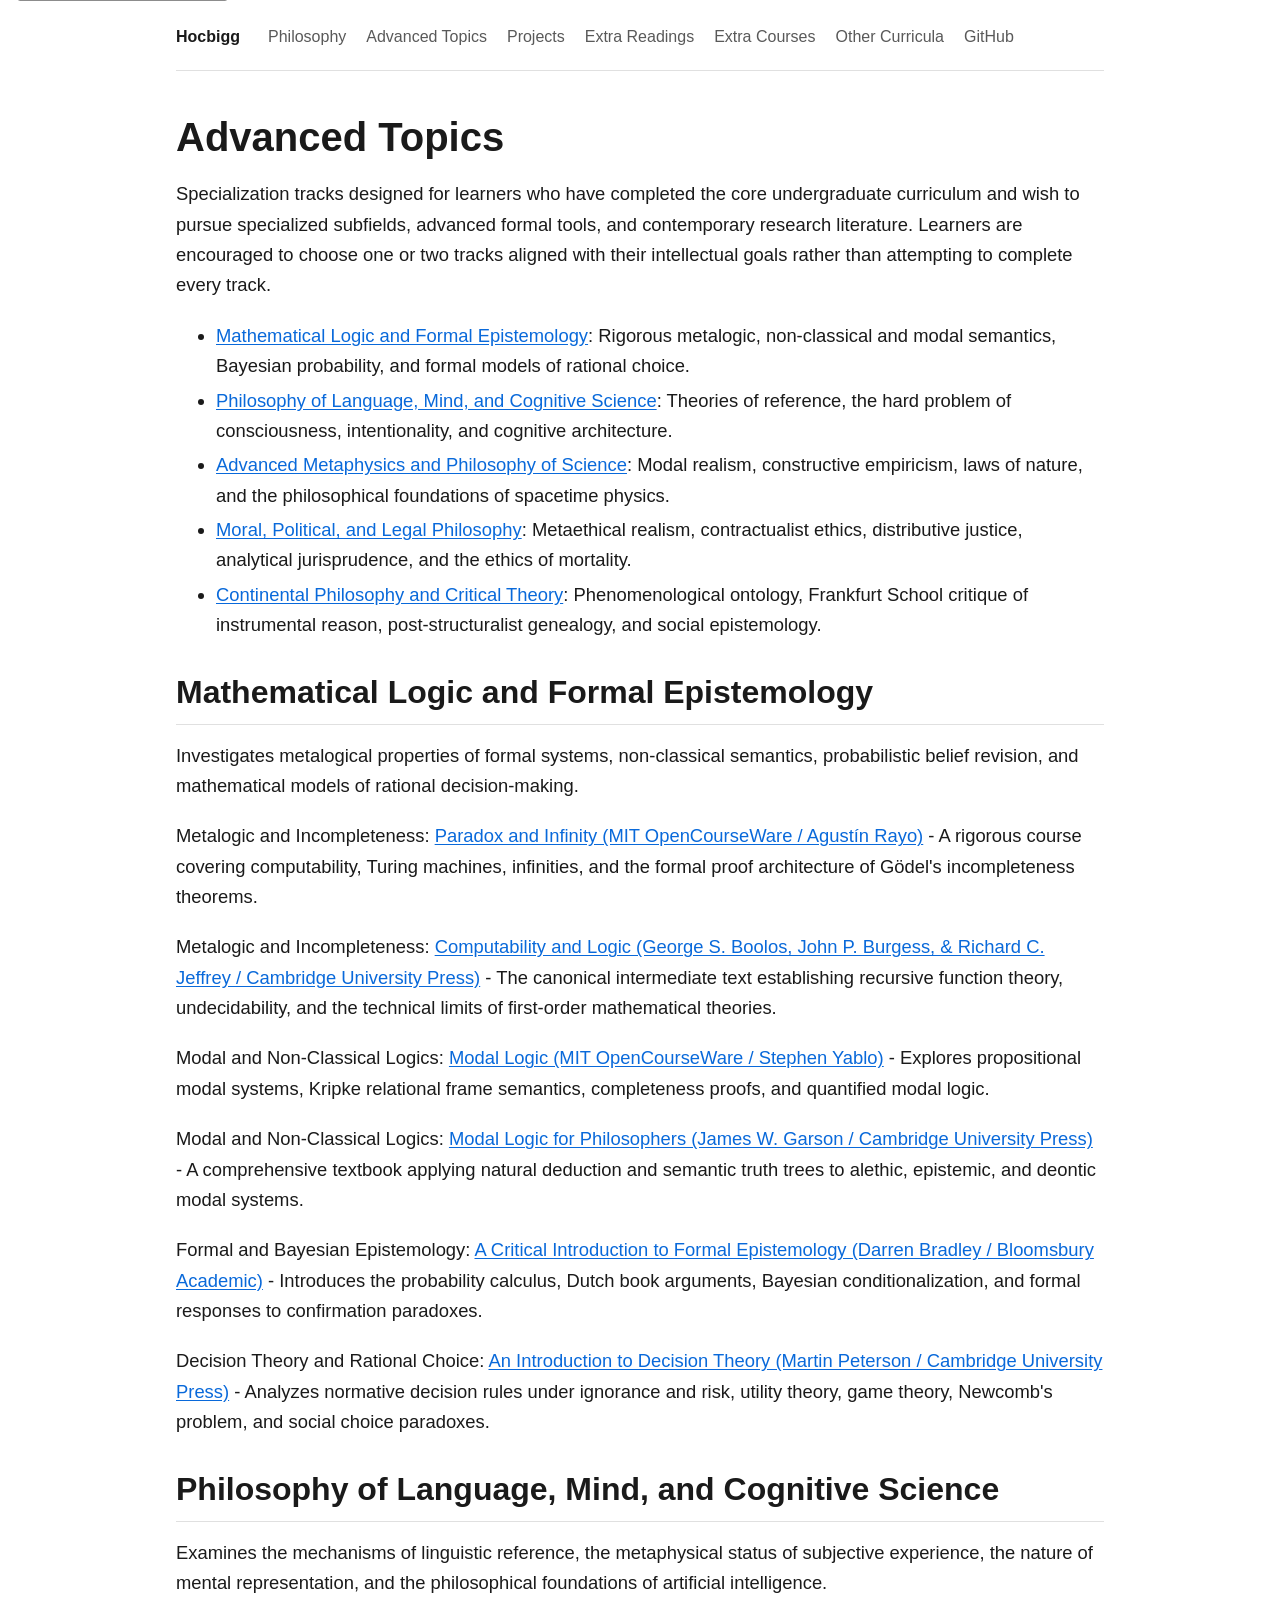
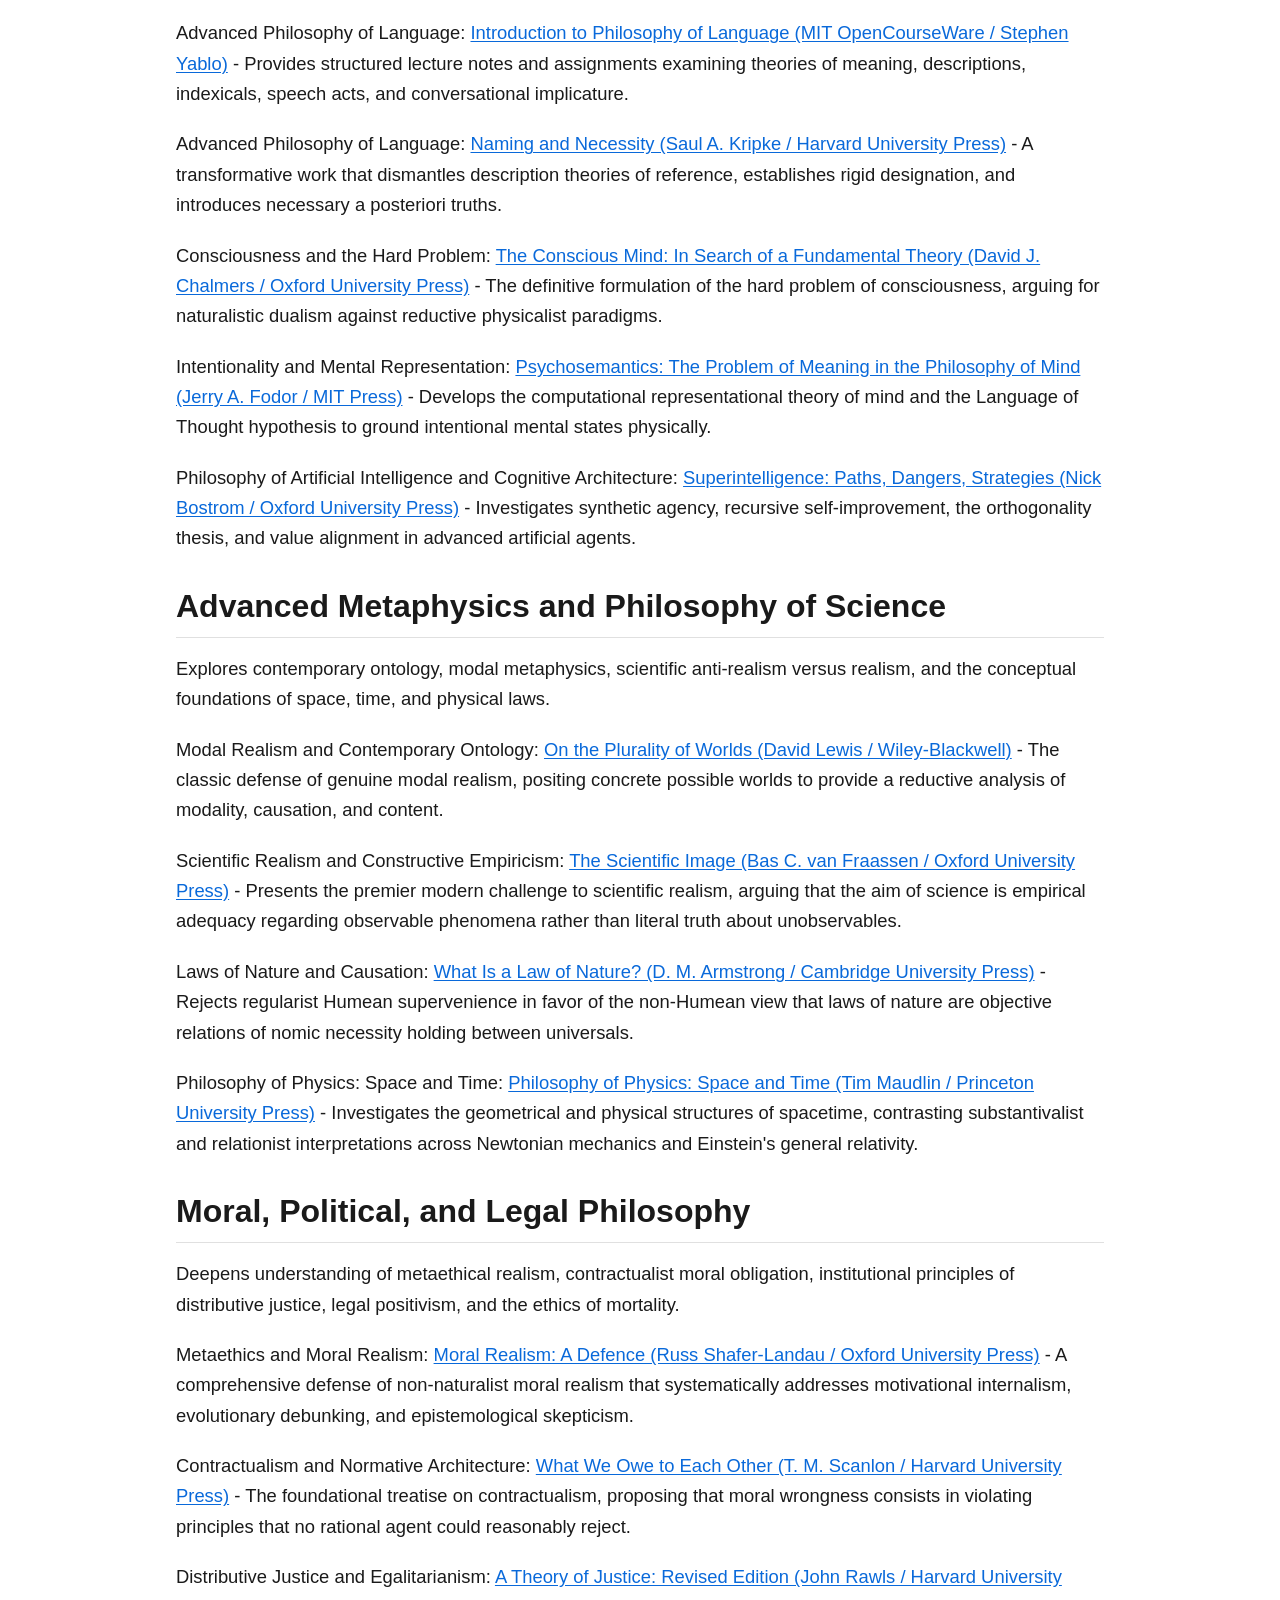
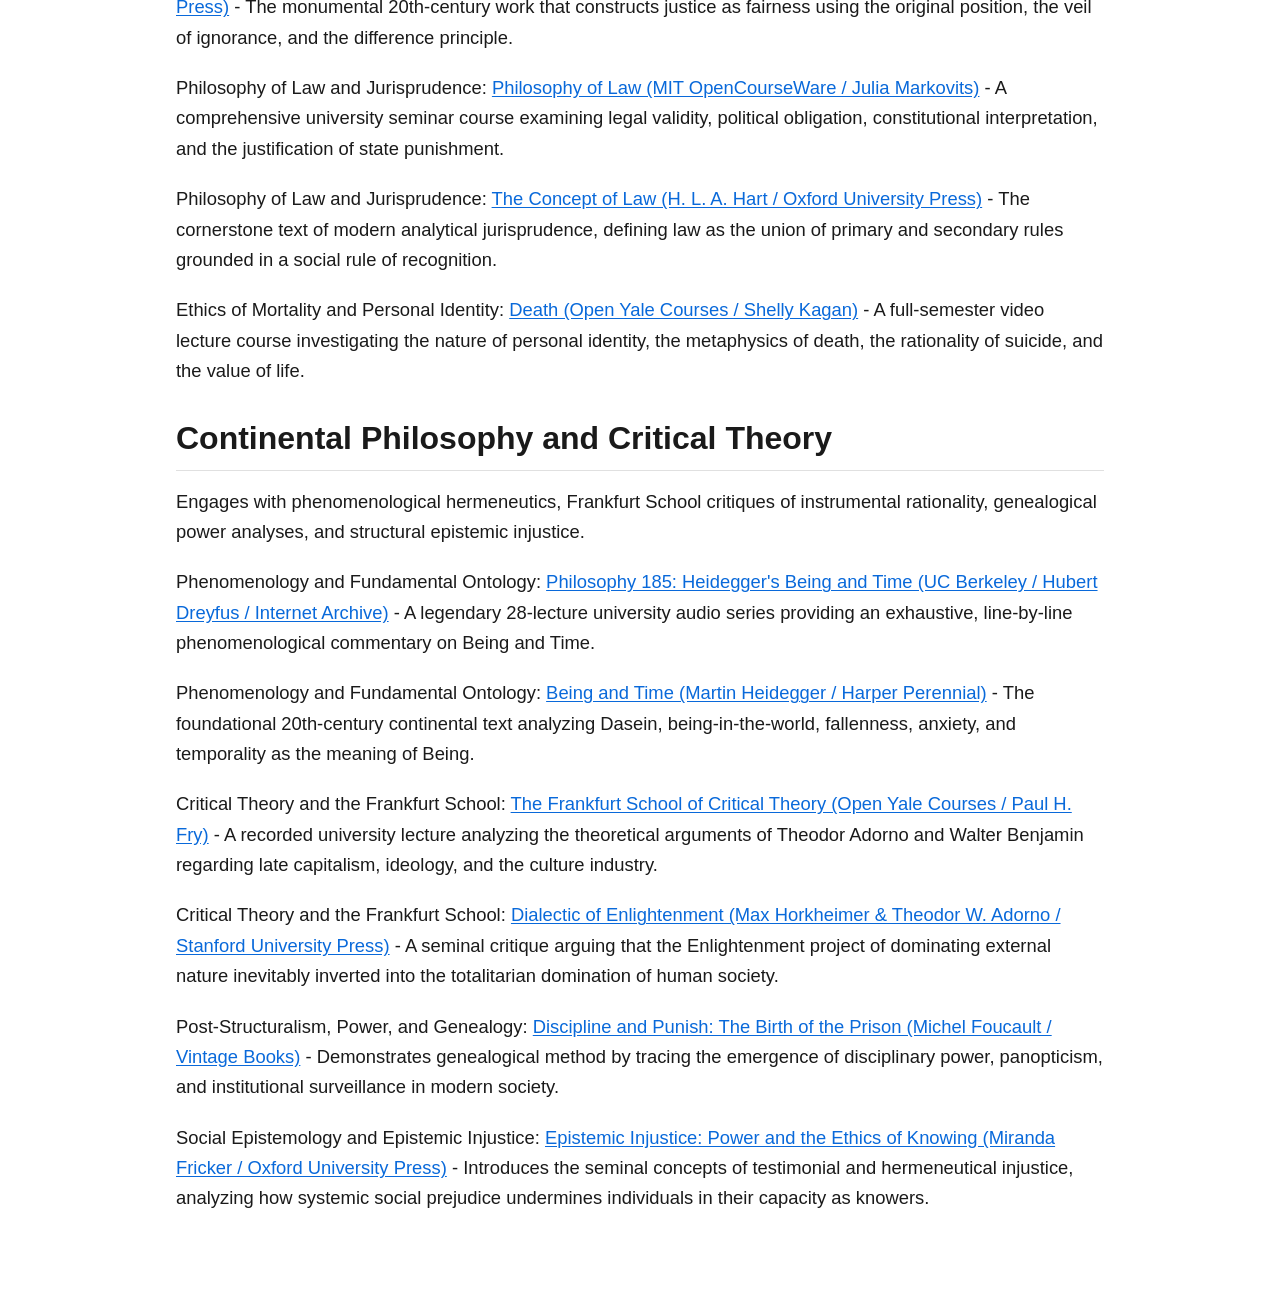
<file: advanced_topics.html>
<!DOCTYPE html>
<html lang="en">
<head>
  <meta charset="utf-8">
  <meta name="viewport" content="width=device-width, initial-scale=1">
  <meta name="color-scheme" content="light dark">

  <title>Advanced Topics</title>
  <meta name="description" content="Advanced Topics curriculum by hocbigg.">
  <meta name="author" content="hocbigg">

  <link rel="canonical" href="https://hocbigg.github.io/philosophy/advanced_topics.html">
  <meta property="og:title" content="Advanced Topics">
  <meta property="og:description" content="Advanced Topics curriculum by hocbigg.">
  <meta property="og:type" content="website">
  <meta property="og:url" content="https://hocbigg.github.io/philosophy/advanced_topics.html">
  <link rel="icon" href="https://hocbigg.github.io/images/favicon.ico">

  <style>
:root {
  color-scheme: light dark;

  --bg: #ffffff;
  --fg: #1a1a1a;
  --muted: #595959;
  --border: #e0e0e0;
  --th-bg: #f6f8fa;
  --code-bg: #f4f4f4;
  --link: #0969da;
  --focus-ring: #0969da;
}

@media (prefers-color-scheme: dark) {
  :root {
    --bg: #0d1117;
    --fg: #e6edf3;
    --muted: #8b949e;
    --border: #30363d;
    --th-bg: #161b22;
    --code-bg: #161b22;
    --link: #58a6ff;
    --focus-ring: #58a6ff;
  }
}

*, *::before, *::after {
  box-sizing: border-box;
}

body {
  margin: 1.5rem auto;
  max-width: 60rem;
  padding: 0 1rem 3.5rem;
  background-color: var(--bg);
  color: var(--fg);
  font: 1.15rem/1.65 -apple-system, BlinkMacSystemFont, "Segoe UI", Roboto, Helvetica, Arial, sans-serif;
  
  /* Cú pháp hiện đại thay thế cho word-wrap */
  overflow-wrap: break-word;
}

.site-header {
  margin-bottom: 2.5rem;
  border-bottom: 1px solid var(--border);
  padding-bottom: 1rem;
}

nav ul {
  display: flex;
  flex-wrap: wrap;
  align-items: center;
  list-style: none;
  padding: 0;
  margin: 0;
  gap: 0.5rem 1.25rem;
  font-size: 1rem;
}

nav a {
  text-decoration: none;
  color: var(--muted);
  font-weight: 500;
}

nav a:hover, 
nav a:focus-visible {
  color: var(--fg);
  text-decoration: underline;
  text-underline-offset: 4px;
}

nav .nav-brand {
  color: var(--fg);
  font-weight: 700;
  margin-right: 0.5rem;
}

.skip-link {
  position: absolute;
  transform: translateY(-150%);
  left: 1rem;
  background: var(--fg);
  color: var(--bg);
  padding: 0.5rem 1rem;
  z-index: 100;
  text-decoration: none;
  font-weight: 600;
  border-radius: 4px;
  transition: transform 0.2s ease;
}

.skip-link:focus {
  transform: translateY(1rem);
}

.sr-only {
  position: absolute;
  width: 1px;
  height: 1px;
  padding: 0;
  margin: -1px;
  overflow: hidden;
  clip-path: inset(50%);
  white-space: nowrap;
  border: 0;
}

:focus-visible {
  outline: 2px solid var(--focus-ring);
  outline-offset: 3px;
}

h1, h2, h3, h4, h5, h6 {
  line-height: 1.3;
  margin-top: 2rem;
  margin-bottom: 1rem;
  color: var(--fg);
  font-weight: 600;
}

h1 {
  font-size: 2.5rem;
  margin-top: 0;
}

h2 {
  font-size: 2rem;
  padding-bottom: 0.3em;
  border-bottom: 1px solid var(--border);
}

h3 {
  font-size: 1.5rem;
}

h4 {
  font-size: 1.25rem;
}

h5 {
  font-size: 1.15rem;
}

h6 {
  font-size: 1rem;
  color: var(--muted);
  text-transform: uppercase;
  letter-spacing: 0.05em;
}

p, ul, ol, blockquote, table {
  margin-top: 0;
  margin-bottom: 1.25rem;
}

li > ul,
li > ol {
  margin-top: 0.25rem;
  margin-bottom: 0;
}

li {
  margin-bottom: 0.25rem;
}

a {
  color: var(--link);
  text-decoration: underline;
  text-underline-offset: 2px;
}

a:hover {
  text-decoration-thickness: 2px;
}

a:has(img) {
  text-decoration: none;
}

.page-header {
  text-align: center;
  margin-bottom: 2rem;
}

.page-header .page-subtitle {
  color: var(--muted);
  font-size: 1.15rem;
  margin-top: 0.5rem;
  margin-bottom: 0.5rem;
}

img {
  max-width: 100%;
  height: auto;
}

.page-header img {
  margin: 0 auto 1rem;
  display: block;
}

code {
  font-family: ui-monospace, SFMono-Regular, "SF Mono", Menlo, Consolas, monospace;
  font-size: 0.875em;
  background-color: var(--code-bg);
  padding: 0.2em 0.4em;
  border-radius: 4px;
  border: 1px solid var(--border);
}

pre {
  background-color: var(--code-bg);
  border: 1px solid var(--border);
  border-radius: 6px;
  padding: 1rem;
  overflow-x: auto;
  tab-size: 2;
}

pre code {
  background: transparent;
  padding: 0;
  border: none;
  font-size: 0.9rem;
  border-radius: 0;
}

.table-wrapper {
  overflow-x: auto;
  margin-bottom: 1.5rem;
}

table {
  width: 100%;
  border-collapse: collapse;
  text-align: left;
}

th, td {
  border: 1px solid var(--border);
  padding: 0.6rem 0.75rem;
  vertical-align: top;
}

th {
  background-color: var(--th-bg);
  font-weight: 600;
}

blockquote {
  margin-inline: 0;
  border-left: 4px solid var(--border);
  padding-left: 1rem;
  color: var(--muted);
  font-style: italic;
}

@media (prefers-reduced-motion: reduce) {
  * {
    animation: none !important;
    transition: none !important;
    scroll-behavior: auto !important;
  }
}

@media print {
  body {
    max-width: none;
    color: #000;
    background: #fff;
  }
  .skip-link, nav {
    display: none;
  }
}
  </style>
</head>
<body>

  <a href="#main-content" class="skip-link">Skip to main content</a>

  <header class="site-header">
    <nav aria-label="Main Navigation">
    <ul>
      <li><a href="https://hocbigg.github.io/" class="nav-brand">Hocbigg</a></li>
      <li><a href="/philosophy/">Philosophy</a></li>
      <li><a href="/philosophy/advanced_topics.html">Advanced Topics</a></li>
      <li><a href="/philosophy/projects.html">Projects</a></li>
      <li><a href="/philosophy/extras/readings.html">Extra Readings</a></li>
      <li><a href="/philosophy/extras/courses.html">Extra Courses</a></li>
      <li><a href="/philosophy/extras/other_curricula.html">Other Curricula</a></li>
      <li><a href="https://github.com/hocbigg/philosophy" target="_blank" rel="noopener noreferrer">GitHub<span class="sr-only"> (opens in new tab)</span></a></li>
    </ul>
    </nav>
  </header>

  <main id="main-content">
    <article>

<h1 id="advanced-topics">Advanced Topics</h1>
<p>Specialization tracks designed for learners who have completed the core undergraduate curriculum and wish to pursue specialized subfields, advanced formal tools, and contemporary research literature. Learners are encouraged to choose one or two tracks aligned with their intellectual goals rather than attempting to complete every track.</p>
<ul>
<li><a href="#mathematical-logic-and-formal-epistemology">Mathematical Logic and Formal Epistemology</a>: Rigorous metalogic, non-classical and modal semantics, Bayesian probability, and formal models of rational choice.</li>
<li><a href="#philosophy-of-language-mind-and-cognitive-science">Philosophy of Language, Mind, and Cognitive Science</a>: Theories of reference, the hard problem of consciousness, intentionality, and cognitive architecture.</li>
<li><a href="#advanced-metaphysics-and-philosophy-of-science">Advanced Metaphysics and Philosophy of Science</a>: Modal realism, constructive empiricism, laws of nature, and the philosophical foundations of spacetime physics.</li>
<li><a href="#moral-political-and-legal-philosophy">Moral, Political, and Legal Philosophy</a>: Metaethical realism, contractualist ethics, distributive justice, analytical jurisprudence, and the ethics of mortality.</li>
<li><a href="#continental-philosophy-and-critical-theory">Continental Philosophy and Critical Theory</a>: Phenomenological ontology, Frankfurt School critique of instrumental reason, post-structuralist genealogy, and social epistemology.</li>
</ul>
<h2 id="mathematical-logic-and-formal-epistemology">Mathematical Logic and Formal Epistemology</h2>
<p>Investigates metalogical properties of formal systems, non-classical semantics, probabilistic belief revision, and mathematical models of rational decision-making.</p>
<p>Metalogic and Incompleteness: <a href="https://ocw.mit.edu/courses/24-118-paradox-and-infinity-spring-2019/" target="_blank" rel="noopener noreferrer">Paradox and Infinity (MIT OpenCourseWare / Agustín Rayo)</a> - A rigorous course covering computability, Turing machines, infinities, and the formal proof architecture of Gödel's incompleteness theorems.</p>
<p>Metalogic and Incompleteness: <a href="https://books.google.com/books?isbn=9780521701464" target="_blank" rel="noopener noreferrer">Computability and Logic (George S. Boolos, John P. Burgess, &amp; Richard C. Jeffrey / Cambridge University Press)</a> - The canonical intermediate text establishing recursive function theory, undecidability, and the technical limits of first-order mathematical theories.</p>
<p>Modal and Non-Classical Logics: <a href="https://ocw.mit.edu/courses/24-244-modal-logic-spring-2015/" target="_blank" rel="noopener noreferrer">Modal Logic (MIT OpenCourseWare / Stephen Yablo)</a> - Explores propositional modal systems, Kripke relational frame semantics, completeness proofs, and quantified modal logic.</p>
<p>Modal and Non-Classical Logics: <a href="https://books.google.com/books?isbn=9781107609525" target="_blank" rel="noopener noreferrer">Modal Logic for Philosophers (James W. Garson / Cambridge University Press)</a> - A comprehensive textbook applying natural deduction and semantic truth trees to alethic, epistemic, and deontic modal systems.</p>
<p>Formal and Bayesian Epistemology: <a href="https://books.google.com/books?isbn=9781780937144" target="_blank" rel="noopener noreferrer">A Critical Introduction to Formal Epistemology (Darren Bradley / Bloomsbury Academic)</a> - Introduces the probability calculus, Dutch book arguments, Bayesian conditionalization, and formal responses to confirmation paradoxes.</p>
<p>Decision Theory and Rational Choice: <a href="https://books.google.com/books?isbn=9781107151598" target="_blank" rel="noopener noreferrer">An Introduction to Decision Theory (Martin Peterson / Cambridge University Press)</a> - Analyzes normative decision rules under ignorance and risk, utility theory, game theory, Newcomb's problem, and social choice paradoxes.</p>
<h2 id="philosophy-of-language-mind-and-cognitive-science">Philosophy of Language, Mind, and Cognitive Science</h2>
<p>Examines the mechanisms of linguistic reference, the metaphysical status of subjective experience, the nature of mental representation, and the philosophical foundations of artificial intelligence.</p>
<p>Advanced Philosophy of Language: <a href="https://ocw.mit.edu/courses/24-251-introduction-to-philosophy-of-language-fall-2011/" target="_blank" rel="noopener noreferrer">Introduction to Philosophy of Language (MIT OpenCourseWare / Stephen Yablo)</a> - Provides structured lecture notes and assignments examining theories of meaning, descriptions, indexicals, speech acts, and conversational implicature.</p>
<p>Advanced Philosophy of Language: <a href="https://books.google.com/books?isbn=9780674598461" target="_blank" rel="noopener noreferrer">Naming and Necessity (Saul A. Kripke / Harvard University Press)</a> - A transformative work that dismantles description theories of reference, establishes rigid designation, and introduces necessary a posteriori truths.</p>
<p>Consciousness and the Hard Problem: <a href="https://books.google.com/books?isbn=9780195117899" target="_blank" rel="noopener noreferrer">The Conscious Mind: In Search of a Fundamental Theory (David J. Chalmers / Oxford University Press)</a> - The definitive formulation of the hard problem of consciousness, arguing for naturalistic dualism against reductive physicalist paradigms.</p>
<p>Intentionality and Mental Representation: <a href="https://books.google.com/books?isbn=9780262560528" target="_blank" rel="noopener noreferrer">Psychosemantics: The Problem of Meaning in the Philosophy of Mind (Jerry A. Fodor / MIT Press)</a> - Develops the computational representational theory of mind and the Language of Thought hypothesis to ground intentional mental states physically.</p>
<p>Philosophy of Artificial Intelligence and Cognitive Architecture: <a href="https://books.google.com/books?isbn=9780198739838" target="_blank" rel="noopener noreferrer">Superintelligence: Paths, Dangers, Strategies (Nick Bostrom / Oxford University Press)</a> - Investigates synthetic agency, recursive self-improvement, the orthogonality thesis, and value alignment in advanced artificial agents.</p>
<h2 id="advanced-metaphysics-and-philosophy-of-science">Advanced Metaphysics and Philosophy of Science</h2>
<p>Explores contemporary ontology, modal metaphysics, scientific anti-realism versus realism, and the conceptual foundations of space, time, and physical laws.</p>
<p>Modal Realism and Contemporary Ontology: <a href="https://books.google.com/books?isbn=9780631224266" target="_blank" rel="noopener noreferrer">On the Plurality of Worlds (David Lewis / Wiley-Blackwell)</a> - The classic defense of genuine modal realism, positing concrete possible worlds to provide a reductive analysis of modality, causation, and content.</p>
<p>Scientific Realism and Constructive Empiricism: <a href="https://books.google.com/books?isbn=9780198244271" target="_blank" rel="noopener noreferrer">The Scientific Image (Bas C. van Fraassen / Oxford University Press)</a> - Presents the premier modern challenge to scientific realism, arguing that the aim of science is empirical adequacy regarding observable phenomena rather than literal truth about unobservables.</p>
<p>Laws of Nature and Causation: <a href="https://books.google.com/books?isbn=9781316507094" target="_blank" rel="noopener noreferrer">What Is a Law of Nature? (D. M. Armstrong / Cambridge University Press)</a> - Rejects regularist Humean supervenience in favor of the non-Humean view that laws of nature are objective relations of nomic necessity holding between universals.</p>
<p>Philosophy of Physics: Space and Time: <a href="https://books.google.com/books?isbn=9780691165714" target="_blank" rel="noopener noreferrer">Philosophy of Physics: Space and Time (Tim Maudlin / Princeton University Press)</a> - Investigates the geometrical and physical structures of spacetime, contrasting substantivalist and relationist interpretations across Newtonian mechanics and Einstein's general relativity.</p>
<h2 id="moral-political-and-legal-philosophy">Moral, Political, and Legal Philosophy</h2>
<p>Deepens understanding of metaethical realism, contractualist moral obligation, institutional principles of distributive justice, legal positivism, and the ethics of mortality.</p>
<p>Metaethics and Moral Realism: <a href="https://books.google.com/books?isbn=9780199280209" target="_blank" rel="noopener noreferrer">Moral Realism: A Defence (Russ Shafer-Landau / Oxford University Press)</a> - A comprehensive defense of non-naturalist moral realism that systematically addresses motivational internalism, evolutionary debunking, and epistemological skepticism.</p>
<p>Contractualism and Normative Architecture: <a href="https://books.google.com/books?isbn=9780674004238" target="_blank" rel="noopener noreferrer">What We Owe to Each Other (T. M. Scanlon / Harvard University Press)</a> - The foundational treatise on contractualism, proposing that moral wrongness consists in violating principles that no rational agent could reasonably reject.</p>
<p>Distributive Justice and Egalitarianism: <a href="https://books.google.com/books?isbn=9780674000780" target="_blank" rel="noopener noreferrer">A Theory of Justice: Revised Edition (John Rawls / Harvard University Press)</a> - The monumental 20th-century work that constructs justice as fairness using the original position, the veil of ignorance, and the difference principle.</p>
<p>Philosophy of Law and Jurisprudence: <a href="https://ocw.mit.edu/courses/24-235j-philosophy-of-law-spring-2012/" target="_blank" rel="noopener noreferrer">Philosophy of Law (MIT OpenCourseWare / Julia Markovits)</a> - A comprehensive university seminar course examining legal validity, political obligation, constitutional interpretation, and the justification of state punishment.</p>
<p>Philosophy of Law and Jurisprudence: <a href="https://books.google.com/books?isbn=9780199644704" target="_blank" rel="noopener noreferrer">The Concept of Law (H. L. A. Hart / Oxford University Press)</a> - The cornerstone text of modern analytical jurisprudence, defining law as the union of primary and secondary rules grounded in a social rule of recognition.</p>
<p>Ethics of Mortality and Personal Identity: <a href="https://oyc.yale.edu/philosophy/phil-176" target="_blank" rel="noopener noreferrer">Death (Open Yale Courses / Shelly Kagan)</a> - A full-semester video lecture course investigating the nature of personal identity, the metaphysics of death, the rationality of suicide, and the value of life.</p>
<h2 id="continental-philosophy-and-critical-theory">Continental Philosophy and Critical Theory</h2>
<p>Engages with phenomenological hermeneutics, Frankfurt School critiques of instrumental rationality, genealogical power analyses, and structural epistemic injustice.</p>
<p>Phenomenology and Fundamental Ontology: <a href="https://archive.org/details/Philosophy_185_Fall_2007_UC_Berkeley" target="_blank" rel="noopener noreferrer">Philosophy 185: Heidegger's Being and Time (UC Berkeley / Hubert Dreyfus / Internet Archive)</a> - A legendary 28-lecture university audio series providing an exhaustive, line-by-line phenomenological commentary on Being and Time.</p>
<p>Phenomenology and Fundamental Ontology: <a href="https://books.google.com/books?isbn=9780061575594" target="_blank" rel="noopener noreferrer">Being and Time (Martin Heidegger / Harper Perennial)</a> - The foundational 20th-century continental text analyzing Dasein, being-in-the-world, fallenness, anxiety, and temporality as the meaning of Being.</p>
<p>Critical Theory and the Frankfurt School: <a href="https://oyc.yale.edu/english/engl-300/lecture-17" target="_blank" rel="noopener noreferrer">The Frankfurt School of Critical Theory (Open Yale Courses / Paul H. Fry)</a> - A recorded university lecture analyzing the theoretical arguments of Theodor Adorno and Walter Benjamin regarding late capitalism, ideology, and the culture industry.</p>
<p>Critical Theory and the Frankfurt School: <a href="https://books.google.com/books?isbn=9780804736336" target="_blank" rel="noopener noreferrer">Dialectic of Enlightenment (Max Horkheimer &amp; Theodor W. Adorno / Stanford University Press)</a> - A seminal critique arguing that the Enlightenment project of dominating external nature inevitably inverted into the totalitarian domination of human society.</p>
<p>Post-Structuralism, Power, and Genealogy: <a href="https://books.google.com/books?isbn=9780679752554" target="_blank" rel="noopener noreferrer">Discipline and Punish: The Birth of the Prison (Michel Foucault / Vintage Books)</a> - Demonstrates genealogical method by tracing the emergence of disciplinary power, panopticism, and institutional surveillance in modern society.</p>
<p>Social Epistemology and Epistemic Injustice: <a href="https://books.google.com/books?isbn=9780199570522" target="_blank" rel="noopener noreferrer">Epistemic Injustice: Power and the Ethics of Knowing (Miranda Fricker / Oxford University Press)</a> - Introduces the seminal concepts of testimonial and hermeneutical injustice, analyzing how systemic social prejudice undermines individuals in their capacity as knowers.</p>
    </article>
  </main>

</body>
</html>
</file>
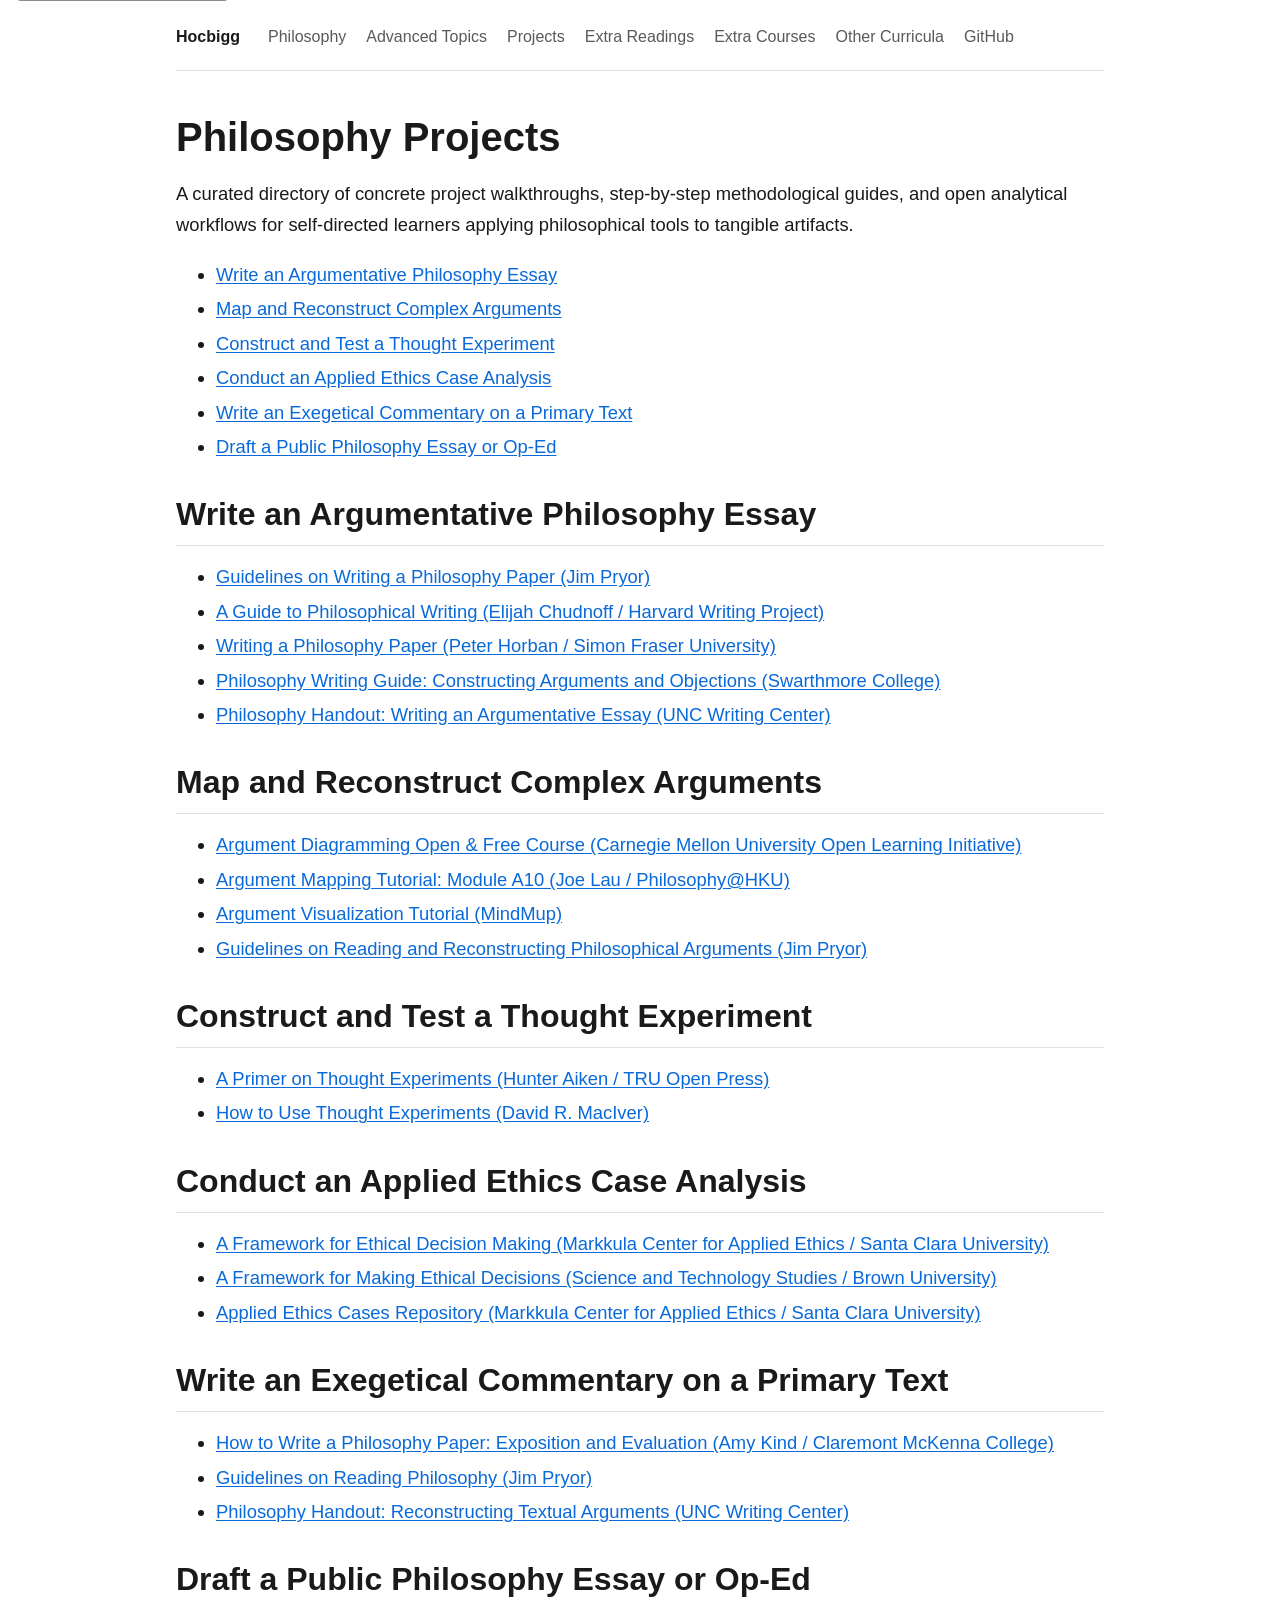
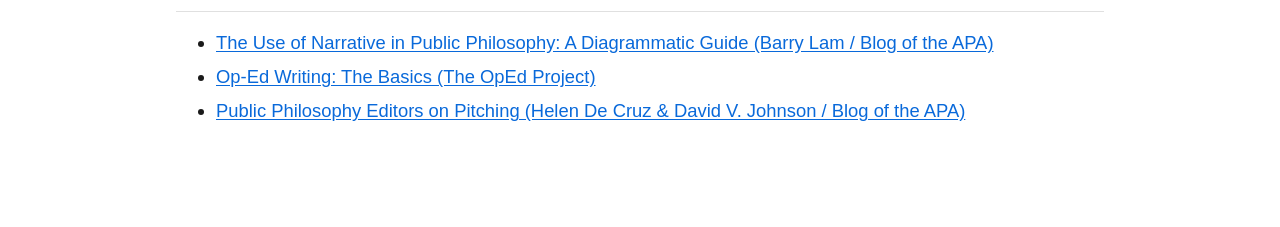
<file: projects.html>
<!DOCTYPE html>
<html lang="en">
<head>
  <meta charset="utf-8">
  <meta name="viewport" content="width=device-width, initial-scale=1">
  <meta name="color-scheme" content="light dark">

  <title>Philosophy Projects</title>
  <meta name="description" content="Philosophy Projects curriculum by hocbigg.">
  <meta name="author" content="hocbigg">

  <link rel="canonical" href="https://hocbigg.github.io/philosophy/projects.html">
  <meta property="og:title" content="Philosophy Projects">
  <meta property="og:description" content="Philosophy Projects curriculum by hocbigg.">
  <meta property="og:type" content="website">
  <meta property="og:url" content="https://hocbigg.github.io/philosophy/projects.html">
  <link rel="icon" href="https://hocbigg.github.io/images/favicon.ico">

  <style>
:root {
  color-scheme: light dark;

  --bg: #ffffff;
  --fg: #1a1a1a;
  --muted: #595959;
  --border: #e0e0e0;
  --th-bg: #f6f8fa;
  --code-bg: #f4f4f4;
  --link: #0969da;
  --focus-ring: #0969da;
}

@media (prefers-color-scheme: dark) {
  :root {
    --bg: #0d1117;
    --fg: #e6edf3;
    --muted: #8b949e;
    --border: #30363d;
    --th-bg: #161b22;
    --code-bg: #161b22;
    --link: #58a6ff;
    --focus-ring: #58a6ff;
  }
}

*, *::before, *::after {
  box-sizing: border-box;
}

body {
  margin: 1.5rem auto;
  max-width: 60rem;
  padding: 0 1rem 3.5rem;
  background-color: var(--bg);
  color: var(--fg);
  font: 1.15rem/1.65 -apple-system, BlinkMacSystemFont, "Segoe UI", Roboto, Helvetica, Arial, sans-serif;
  
  /* Cú pháp hiện đại thay thế cho word-wrap */
  overflow-wrap: break-word;
}

.site-header {
  margin-bottom: 2.5rem;
  border-bottom: 1px solid var(--border);
  padding-bottom: 1rem;
}

nav ul {
  display: flex;
  flex-wrap: wrap;
  align-items: center;
  list-style: none;
  padding: 0;
  margin: 0;
  gap: 0.5rem 1.25rem;
  font-size: 1rem;
}

nav a {
  text-decoration: none;
  color: var(--muted);
  font-weight: 500;
}

nav a:hover, 
nav a:focus-visible {
  color: var(--fg);
  text-decoration: underline;
  text-underline-offset: 4px;
}

nav .nav-brand {
  color: var(--fg);
  font-weight: 700;
  margin-right: 0.5rem;
}

.skip-link {
  position: absolute;
  transform: translateY(-150%);
  left: 1rem;
  background: var(--fg);
  color: var(--bg);
  padding: 0.5rem 1rem;
  z-index: 100;
  text-decoration: none;
  font-weight: 600;
  border-radius: 4px;
  transition: transform 0.2s ease;
}

.skip-link:focus {
  transform: translateY(1rem);
}

.sr-only {
  position: absolute;
  width: 1px;
  height: 1px;
  padding: 0;
  margin: -1px;
  overflow: hidden;
  clip-path: inset(50%);
  white-space: nowrap;
  border: 0;
}

:focus-visible {
  outline: 2px solid var(--focus-ring);
  outline-offset: 3px;
}

h1, h2, h3, h4, h5, h6 {
  line-height: 1.3;
  margin-top: 2rem;
  margin-bottom: 1rem;
  color: var(--fg);
  font-weight: 600;
}

h1 {
  font-size: 2.5rem;
  margin-top: 0;
}

h2 {
  font-size: 2rem;
  padding-bottom: 0.3em;
  border-bottom: 1px solid var(--border);
}

h3 {
  font-size: 1.5rem;
}

h4 {
  font-size: 1.25rem;
}

h5 {
  font-size: 1.15rem;
}

h6 {
  font-size: 1rem;
  color: var(--muted);
  text-transform: uppercase;
  letter-spacing: 0.05em;
}

p, ul, ol, blockquote, table {
  margin-top: 0;
  margin-bottom: 1.25rem;
}

li > ul,
li > ol {
  margin-top: 0.25rem;
  margin-bottom: 0;
}

li {
  margin-bottom: 0.25rem;
}

a {
  color: var(--link);
  text-decoration: underline;
  text-underline-offset: 2px;
}

a:hover {
  text-decoration-thickness: 2px;
}

a:has(img) {
  text-decoration: none;
}

.page-header {
  text-align: center;
  margin-bottom: 2rem;
}

.page-header .page-subtitle {
  color: var(--muted);
  font-size: 1.15rem;
  margin-top: 0.5rem;
  margin-bottom: 0.5rem;
}

img {
  max-width: 100%;
  height: auto;
}

.page-header img {
  margin: 0 auto 1rem;
  display: block;
}

code {
  font-family: ui-monospace, SFMono-Regular, "SF Mono", Menlo, Consolas, monospace;
  font-size: 0.875em;
  background-color: var(--code-bg);
  padding: 0.2em 0.4em;
  border-radius: 4px;
  border: 1px solid var(--border);
}

pre {
  background-color: var(--code-bg);
  border: 1px solid var(--border);
  border-radius: 6px;
  padding: 1rem;
  overflow-x: auto;
  tab-size: 2;
}

pre code {
  background: transparent;
  padding: 0;
  border: none;
  font-size: 0.9rem;
  border-radius: 0;
}

.table-wrapper {
  overflow-x: auto;
  margin-bottom: 1.5rem;
}

table {
  width: 100%;
  border-collapse: collapse;
  text-align: left;
}

th, td {
  border: 1px solid var(--border);
  padding: 0.6rem 0.75rem;
  vertical-align: top;
}

th {
  background-color: var(--th-bg);
  font-weight: 600;
}

blockquote {
  margin-inline: 0;
  border-left: 4px solid var(--border);
  padding-left: 1rem;
  color: var(--muted);
  font-style: italic;
}

@media (prefers-reduced-motion: reduce) {
  * {
    animation: none !important;
    transition: none !important;
    scroll-behavior: auto !important;
  }
}

@media print {
  body {
    max-width: none;
    color: #000;
    background: #fff;
  }
  .skip-link, nav {
    display: none;
  }
}
  </style>
</head>
<body>

  <a href="#main-content" class="skip-link">Skip to main content</a>

  <header class="site-header">
    <nav aria-label="Main Navigation">
    <ul>
      <li><a href="https://hocbigg.github.io/" class="nav-brand">Hocbigg</a></li>
      <li><a href="/philosophy/">Philosophy</a></li>
      <li><a href="/philosophy/advanced_topics.html">Advanced Topics</a></li>
      <li><a href="/philosophy/projects.html">Projects</a></li>
      <li><a href="/philosophy/extras/readings.html">Extra Readings</a></li>
      <li><a href="/philosophy/extras/courses.html">Extra Courses</a></li>
      <li><a href="/philosophy/extras/other_curricula.html">Other Curricula</a></li>
      <li><a href="https://github.com/hocbigg/philosophy" target="_blank" rel="noopener noreferrer">GitHub<span class="sr-only"> (opens in new tab)</span></a></li>
    </ul>
    </nav>
  </header>

  <main id="main-content">
    <article>

<h1 id="philosophy-projects">Philosophy Projects</h1>
<p>A curated directory of concrete project walkthroughs, step-by-step methodological guides, and open analytical workflows for self-directed learners applying philosophical tools to tangible artifacts.</p>
<ul>
<li><a href="#write-an-argumentative-philosophy-essay">Write an Argumentative Philosophy Essay</a></li>
<li><a href="#map-and-reconstruct-complex-arguments">Map and Reconstruct Complex Arguments</a></li>
<li><a href="#construct-and-test-a-thought-experiment">Construct and Test a Thought Experiment</a></li>
<li><a href="#conduct-an-applied-ethics-case-analysis">Conduct an Applied Ethics Case Analysis</a></li>
<li><a href="#write-an-exegetical-commentary-on-a-primary-text">Write an Exegetical Commentary on a Primary Text</a></li>
<li><a href="#draft-a-public-philosophy-essay-or-op-ed">Draft a Public Philosophy Essay or Op-Ed</a></li>
</ul>
<h2 id="write-an-argumentative-philosophy-essay">Write an Argumentative Philosophy Essay</h2>
<ul>
<li><a href="https://www.jimpryor.net/teaching/guidelines/writing.html" target="_blank" rel="noopener noreferrer">Guidelines on Writing a Philosophy Paper (Jim Pryor)</a></li>
<li><a href="https://hwpi.harvard.edu/files/hwp/files/philosophical_writing.pdf" target="_blank" rel="noopener noreferrer">A Guide to Philosophical Writing (Elijah Chudnoff / Harvard Writing Project)</a></li>
<li><a href="https://www.sfu.ca/philosophy/resources/writing.html" target="_blank" rel="noopener noreferrer">Writing a Philosophy Paper (Peter Horban / Simon Fraser University)</a></li>
<li><a href="https://www.swarthmore.edu/writing/philosophy-writing-guide" target="_blank" rel="noopener noreferrer">Philosophy Writing Guide: Constructing Arguments and Objections (Swarthmore College)</a></li>
<li><a href="https://writingcenter.unc.edu/tips-and-tools/philosophy/" target="_blank" rel="noopener noreferrer">Philosophy Handout: Writing an Argumentative Essay (UNC Writing Center)</a></li>
</ul>
<h2 id="map-and-reconstruct-complex-arguments">Map and Reconstruct Complex Arguments</h2>
<ul>
<li><a href="https://oli.cmu.edu/courses/argument-diagramming-open-free/" target="_blank" rel="noopener noreferrer">Argument Diagramming Open &amp; Free Course (Carnegie Mellon University Open Learning Initiative)</a></li>
<li><a href="https://philosophy.hku.hk/think/arg/complex.php" target="_blank" rel="noopener noreferrer">Argument Mapping Tutorial: Module A10 (Joe Lau / Philosophy@HKU)</a></li>
<li><a href="https://www.mindmup.com/tutorials/argument-visualization.html" target="_blank" rel="noopener noreferrer">Argument Visualization Tutorial (MindMup)</a></li>
<li><a href="https://www.jimpryor.net/teaching/guidelines/reading.html" target="_blank" rel="noopener noreferrer">Guidelines on Reading and Reconstructing Philosophical Arguments (Jim Pryor)</a></li>
</ul>
<h2 id="construct-and-test-a-thought-experiment">Construct and Test a Thought Experiment</h2>
<ul>
<li><a href="https://greatthinkers.pressbooks.tru.ca/part/thought-experiments/" target="_blank" rel="noopener noreferrer">A Primer on Thought Experiments (Hunter Aiken / TRU Open Press)</a></li>
<li><a href="https://drmaciver.substack.com/p/how-to-use-thought-experiments" target="_blank" rel="noopener noreferrer">How to Use Thought Experiments (David R. MacIver)</a></li>
</ul>
<h2 id="conduct-an-applied-ethics-case-analysis">Conduct an Applied Ethics Case Analysis</h2>
<ul>
<li><a href="https://www.scu.edu/ethics/ethics-resources/a-framework-for-ethical-decision-making/" target="_blank" rel="noopener noreferrer">A Framework for Ethical Decision Making (Markkula Center for Applied Ethics / Santa Clara University)</a></li>
<li><a href="https://sts.brown.edu/events/events-archive/making-choices/framework-making-ethical-decisions" target="_blank" rel="noopener noreferrer">A Framework for Making Ethical Decisions (Science and Technology Studies / Brown University)</a></li>
<li><a href="https://www.scu.edu/ethics/ethics-resources/ethics-cases/" target="_blank" rel="noopener noreferrer">Applied Ethics Cases Repository (Markkula Center for Applied Ethics / Santa Clara University)</a></li>
</ul>
<h2 id="write-an-exegetical-commentary-on-a-primary-text">Write an Exegetical Commentary on a Primary Text</h2>
<ul>
<li><a href="https://www1.cmc.edu/pages/faculty/akind/intro01s/writing.htm" target="_blank" rel="noopener noreferrer">How to Write a Philosophy Paper: Exposition and Evaluation (Amy Kind / Claremont McKenna College)</a></li>
<li><a href="https://www.jimpryor.net/teaching/guidelines/reading.html" target="_blank" rel="noopener noreferrer">Guidelines on Reading Philosophy (Jim Pryor)</a></li>
<li><a href="https://writingcenter.unc.edu/tips-and-tools/philosophy/" target="_blank" rel="noopener noreferrer">Philosophy Handout: Reconstructing Textual Arguments (UNC Writing Center)</a></li>
</ul>
<h2 id="draft-a-public-philosophy-essay-or-op-ed">Draft a Public Philosophy Essay or Op-Ed</h2>
<ul>
<li><a href="https://blog.apaonline.org/2018/10/01/the-use-of-narrative-in-public-philosophy-a-diagrammatic-guide/" target="_blank" rel="noopener noreferrer">The Use of Narrative in Public Philosophy: A Diagrammatic Guide (Barry Lam / Blog of the APA)</a></li>
<li><a href="https://www.theopedproject.org/resources" target="_blank" rel="noopener noreferrer">Op-Ed Writing: The Basics (The OpEd Project)</a></li>
<li><a href="https://blog.apaonline.org/2020/12/10/public-philosophy-editors-on-pitching/" target="_blank" rel="noopener noreferrer">Public Philosophy Editors on Pitching (Helen De Cruz &amp; David V. Johnson / Blog of the APA)</a></li>
</ul>
    </article>
  </main>

</body>
</html>
</file>
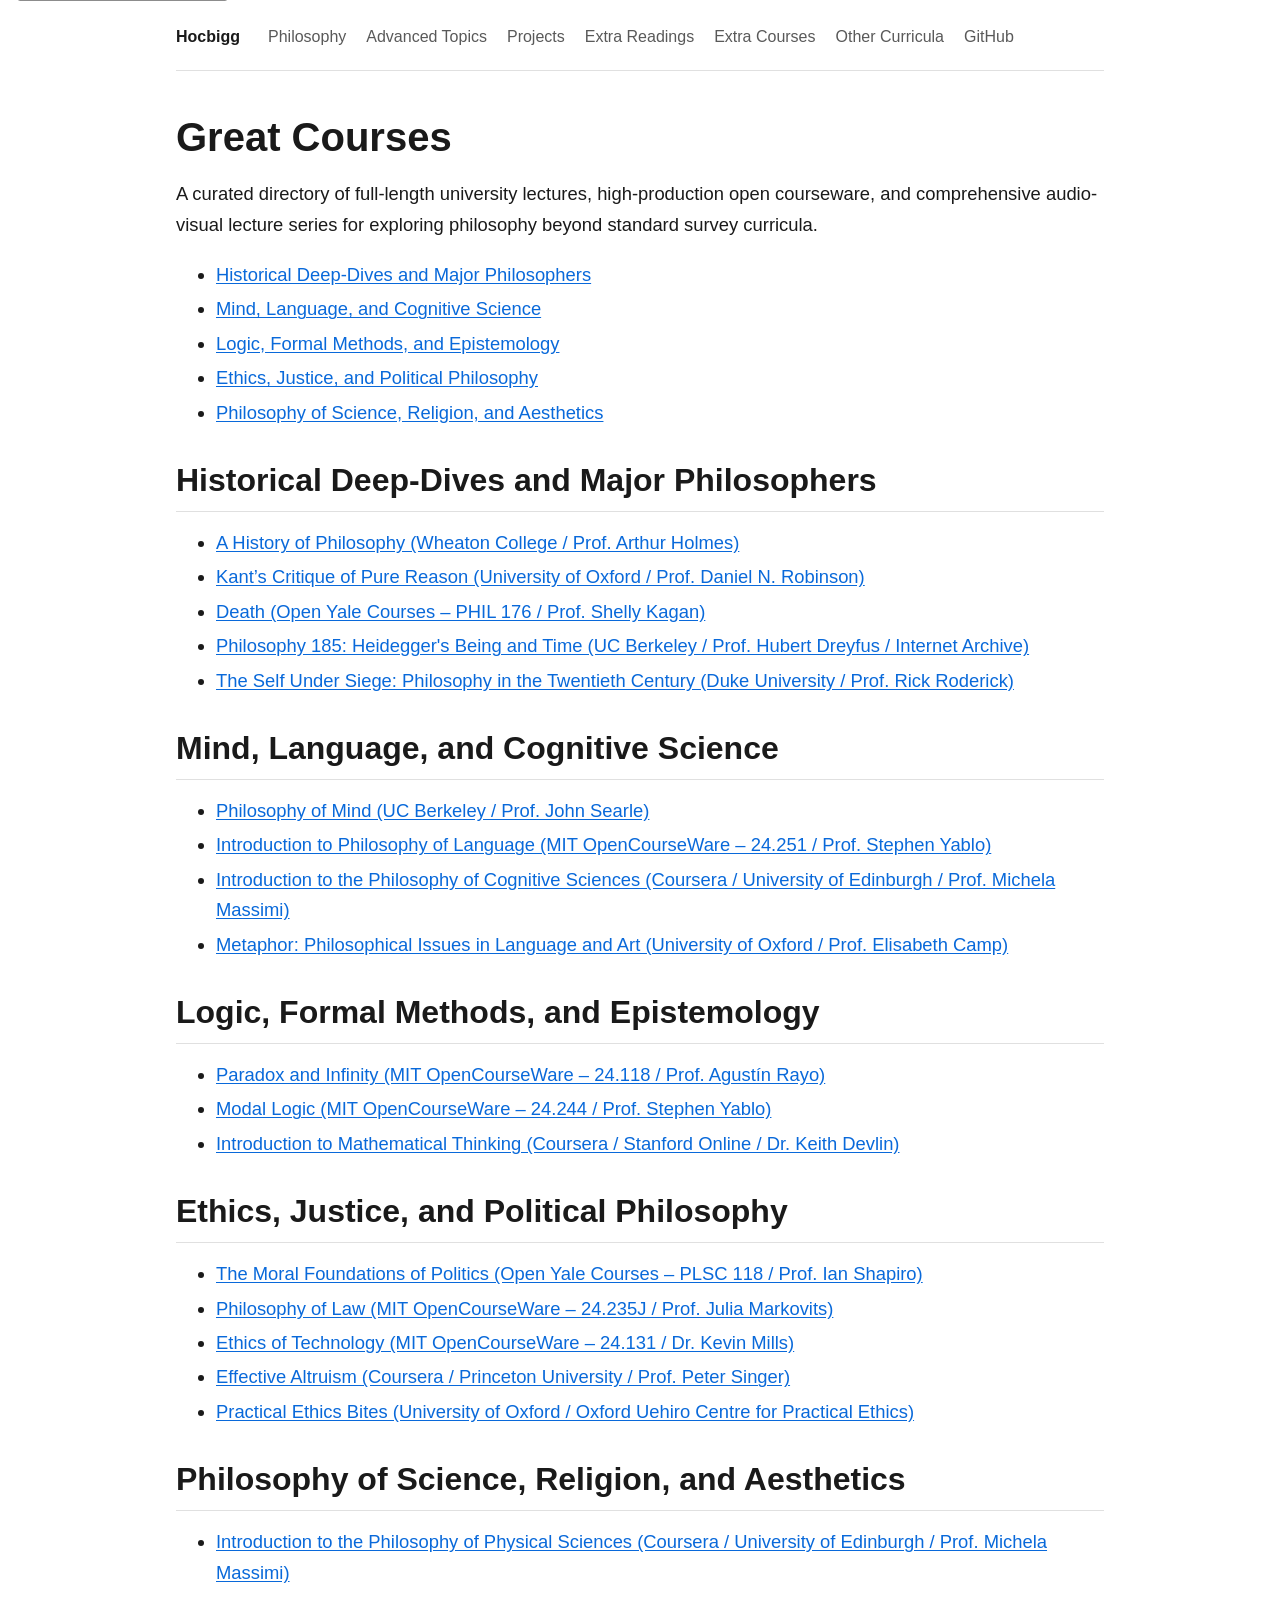
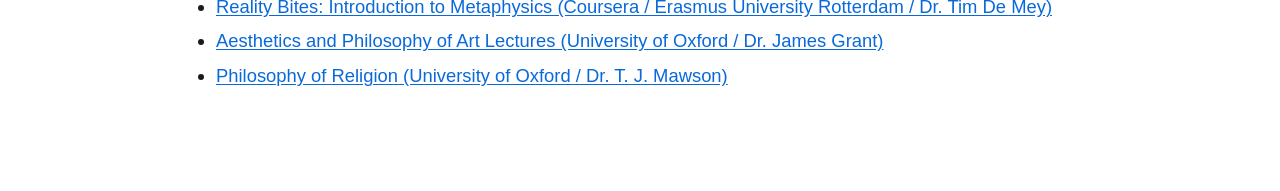
<file: extras/courses.html>
<!DOCTYPE html>
<html lang="en">
<head>
  <meta charset="utf-8">
  <meta name="viewport" content="width=device-width, initial-scale=1">
  <meta name="color-scheme" content="light dark">

  <title>Great Courses</title>
  <meta name="description" content="Great Courses curriculum by hocbigg.">
  <meta name="author" content="hocbigg">

  <link rel="canonical" href="https://hocbigg.github.io/philosophy/extras/courses.html">
  <meta property="og:title" content="Great Courses">
  <meta property="og:description" content="Great Courses curriculum by hocbigg.">
  <meta property="og:type" content="website">
  <meta property="og:url" content="https://hocbigg.github.io/philosophy/extras/courses.html">
  <link rel="icon" href="https://hocbigg.github.io/images/favicon.ico">

  <style>
:root {
  color-scheme: light dark;

  --bg: #ffffff;
  --fg: #1a1a1a;
  --muted: #595959;
  --border: #e0e0e0;
  --th-bg: #f6f8fa;
  --code-bg: #f4f4f4;
  --link: #0969da;
  --focus-ring: #0969da;
}

@media (prefers-color-scheme: dark) {
  :root {
    --bg: #0d1117;
    --fg: #e6edf3;
    --muted: #8b949e;
    --border: #30363d;
    --th-bg: #161b22;
    --code-bg: #161b22;
    --link: #58a6ff;
    --focus-ring: #58a6ff;
  }
}

*, *::before, *::after {
  box-sizing: border-box;
}

body {
  margin: 1.5rem auto;
  max-width: 60rem;
  padding: 0 1rem 3.5rem;
  background-color: var(--bg);
  color: var(--fg);
  font: 1.15rem/1.65 -apple-system, BlinkMacSystemFont, "Segoe UI", Roboto, Helvetica, Arial, sans-serif;
  
  /* Cú pháp hiện đại thay thế cho word-wrap */
  overflow-wrap: break-word;
}

.site-header {
  margin-bottom: 2.5rem;
  border-bottom: 1px solid var(--border);
  padding-bottom: 1rem;
}

nav ul {
  display: flex;
  flex-wrap: wrap;
  align-items: center;
  list-style: none;
  padding: 0;
  margin: 0;
  gap: 0.5rem 1.25rem;
  font-size: 1rem;
}

nav a {
  text-decoration: none;
  color: var(--muted);
  font-weight: 500;
}

nav a:hover, 
nav a:focus-visible {
  color: var(--fg);
  text-decoration: underline;
  text-underline-offset: 4px;
}

nav .nav-brand {
  color: var(--fg);
  font-weight: 700;
  margin-right: 0.5rem;
}

.skip-link {
  position: absolute;
  transform: translateY(-150%);
  left: 1rem;
  background: var(--fg);
  color: var(--bg);
  padding: 0.5rem 1rem;
  z-index: 100;
  text-decoration: none;
  font-weight: 600;
  border-radius: 4px;
  transition: transform 0.2s ease;
}

.skip-link:focus {
  transform: translateY(1rem);
}

.sr-only {
  position: absolute;
  width: 1px;
  height: 1px;
  padding: 0;
  margin: -1px;
  overflow: hidden;
  clip-path: inset(50%);
  white-space: nowrap;
  border: 0;
}

:focus-visible {
  outline: 2px solid var(--focus-ring);
  outline-offset: 3px;
}

h1, h2, h3, h4, h5, h6 {
  line-height: 1.3;
  margin-top: 2rem;
  margin-bottom: 1rem;
  color: var(--fg);
  font-weight: 600;
}

h1 {
  font-size: 2.5rem;
  margin-top: 0;
}

h2 {
  font-size: 2rem;
  padding-bottom: 0.3em;
  border-bottom: 1px solid var(--border);
}

h3 {
  font-size: 1.5rem;
}

h4 {
  font-size: 1.25rem;
}

h5 {
  font-size: 1.15rem;
}

h6 {
  font-size: 1rem;
  color: var(--muted);
  text-transform: uppercase;
  letter-spacing: 0.05em;
}

p, ul, ol, blockquote, table {
  margin-top: 0;
  margin-bottom: 1.25rem;
}

li > ul,
li > ol {
  margin-top: 0.25rem;
  margin-bottom: 0;
}

li {
  margin-bottom: 0.25rem;
}

a {
  color: var(--link);
  text-decoration: underline;
  text-underline-offset: 2px;
}

a:hover {
  text-decoration-thickness: 2px;
}

a:has(img) {
  text-decoration: none;
}

.page-header {
  text-align: center;
  margin-bottom: 2rem;
}

.page-header .page-subtitle {
  color: var(--muted);
  font-size: 1.15rem;
  margin-top: 0.5rem;
  margin-bottom: 0.5rem;
}

img {
  max-width: 100%;
  height: auto;
}

.page-header img {
  margin: 0 auto 1rem;
  display: block;
}

code {
  font-family: ui-monospace, SFMono-Regular, "SF Mono", Menlo, Consolas, monospace;
  font-size: 0.875em;
  background-color: var(--code-bg);
  padding: 0.2em 0.4em;
  border-radius: 4px;
  border: 1px solid var(--border);
}

pre {
  background-color: var(--code-bg);
  border: 1px solid var(--border);
  border-radius: 6px;
  padding: 1rem;
  overflow-x: auto;
  tab-size: 2;
}

pre code {
  background: transparent;
  padding: 0;
  border: none;
  font-size: 0.9rem;
  border-radius: 0;
}

.table-wrapper {
  overflow-x: auto;
  margin-bottom: 1.5rem;
}

table {
  width: 100%;
  border-collapse: collapse;
  text-align: left;
}

th, td {
  border: 1px solid var(--border);
  padding: 0.6rem 0.75rem;
  vertical-align: top;
}

th {
  background-color: var(--th-bg);
  font-weight: 600;
}

blockquote {
  margin-inline: 0;
  border-left: 4px solid var(--border);
  padding-left: 1rem;
  color: var(--muted);
  font-style: italic;
}

@media (prefers-reduced-motion: reduce) {
  * {
    animation: none !important;
    transition: none !important;
    scroll-behavior: auto !important;
  }
}

@media print {
  body {
    max-width: none;
    color: #000;
    background: #fff;
  }
  .skip-link, nav {
    display: none;
  }
}
  </style>
</head>
<body>

  <a href="#main-content" class="skip-link">Skip to main content</a>

  <header class="site-header">
    <nav aria-label="Main Navigation">
    <ul>
      <li><a href="https://hocbigg.github.io/" class="nav-brand">Hocbigg</a></li>
      <li><a href="/philosophy/">Philosophy</a></li>
      <li><a href="/philosophy/advanced_topics.html">Advanced Topics</a></li>
      <li><a href="/philosophy/projects.html">Projects</a></li>
      <li><a href="/philosophy/extras/readings.html">Extra Readings</a></li>
      <li><a href="/philosophy/extras/courses.html">Extra Courses</a></li>
      <li><a href="/philosophy/extras/other_curricula.html">Other Curricula</a></li>
      <li><a href="https://github.com/hocbigg/philosophy" target="_blank" rel="noopener noreferrer">GitHub<span class="sr-only"> (opens in new tab)</span></a></li>
    </ul>
    </nav>
  </header>

  <main id="main-content">
    <article>

<h1 id="great-courses">Great Courses</h1>
<p>A curated directory of full-length university lectures, high-production open courseware, and comprehensive audio-visual lecture series for exploring philosophy beyond standard survey curricula.</p>
<ul>
<li><a href="#historical-deep-dives-and-major-philosophers">Historical Deep-Dives and Major Philosophers</a></li>
<li><a href="#mind-language-and-cognitive-science">Mind, Language, and Cognitive Science</a></li>
<li><a href="#logic-formal-methods-and-epistemology">Logic, Formal Methods, and Epistemology</a></li>
<li><a href="#ethics-justice-and-political-philosophy">Ethics, Justice, and Political Philosophy</a></li>
<li><a href="#philosophy-of-science-religion-and-aesthetics">Philosophy of Science, Religion, and Aesthetics</a></li>
</ul>
<h2 id="historical-deep-dives-and-major-philosophers">Historical Deep-Dives and Major Philosophers</h2>
<ul>
<li><a href="https://www.youtube.com/playlist?list=PL9GwT4_YRZdBf9nIUHs0zjrnUVl-KBNSM" target="_blank" rel="noopener noreferrer">A History of Philosophy (Wheaton College / Prof. Arthur Holmes)</a></li>
<li><a href="https://podcasts.ox.ac.uk/series/kants-critique-pure-reason" target="_blank" rel="noopener noreferrer">Kant’s Critique of Pure Reason (University of Oxford / Prof. Daniel N. Robinson)</a></li>
<li><a href="https://oyc.yale.edu/philosophy/phil-176" target="_blank" rel="noopener noreferrer">Death (Open Yale Courses – PHIL 176 / Prof. Shelly Kagan)</a></li>
<li><a href="https://archive.org/details/Philosophy_185_Fall_2007_UC_Berkeley" target="_blank" rel="noopener noreferrer">Philosophy 185: Heidegger's Being and Time (UC Berkeley / Prof. Hubert Dreyfus / Internet Archive)</a></li>
<li><a href="https://www.youtube.com/playlist?list=PLA34681B9BE88F5AA" target="_blank" rel="noopener noreferrer">The Self Under Siege: Philosophy in the Twentieth Century (Duke University / Prof. Rick Roderick)</a></li>
</ul>
<h2 id="mind-language-and-cognitive-science">Mind, Language, and Cognitive Science</h2>
<ul>
<li><a href="https://www.youtube.com/playlist?list=PL553DCA4DB88B0408" target="_blank" rel="noopener noreferrer">Philosophy of Mind (UC Berkeley / Prof. John Searle)</a></li>
<li><a href="https://ocw.mit.edu/courses/24-251-introduction-to-philosophy-of-language-fall-2011/" target="_blank" rel="noopener noreferrer">Introduction to Philosophy of Language (MIT OpenCourseWare – 24.251 / Prof. Stephen Yablo)</a></li>
<li><a href="https://www.coursera.org/learn/philosophy-cognitive-sciences" target="_blank" rel="noopener noreferrer">Introduction to the Philosophy of Cognitive Sciences (Coursera / University of Edinburgh / Prof. Michela Massimi)</a></li>
<li><a href="https://podcasts.ox.ac.uk/series/metaphor-philosophical-issues" target="_blank" rel="noopener noreferrer">Metaphor: Philosophical Issues in Language and Art (University of Oxford / Prof. Elisabeth Camp)</a></li>
</ul>
<h2 id="logic-formal-methods-and-epistemology">Logic, Formal Methods, and Epistemology</h2>
<ul>
<li><a href="https://ocw.mit.edu/courses/24-118-paradox-and-infinity-spring-2019/" target="_blank" rel="noopener noreferrer">Paradox and Infinity (MIT OpenCourseWare – 24.118 / Prof. Agustín Rayo)</a></li>
<li><a href="https://ocw.mit.edu/courses/24-244-modal-logic-spring-2015/" target="_blank" rel="noopener noreferrer">Modal Logic (MIT OpenCourseWare – 24.244 / Prof. Stephen Yablo)</a></li>
<li><a href="https://www.coursera.org/learn/mathematical-thinking" target="_blank" rel="noopener noreferrer">Introduction to Mathematical Thinking (Coursera / Stanford Online / Dr. Keith Devlin)</a></li>
</ul>
<h2 id="ethics-justice-and-political-philosophy">Ethics, Justice, and Political Philosophy</h2>
<ul>
<li><a href="https://oyc.yale.edu/political-science/plsc-118" target="_blank" rel="noopener noreferrer">The Moral Foundations of Politics (Open Yale Courses – PLSC 118 / Prof. Ian Shapiro)</a></li>
<li><a href="https://ocw.mit.edu/courses/24-235j-philosophy-of-law-spring-2012/" target="_blank" rel="noopener noreferrer">Philosophy of Law (MIT OpenCourseWare – 24.235J / Prof. Julia Markovits)</a></li>
<li><a href="https://ocw.mit.edu/courses/24-131-ethics-of-technology-spring-2023/" target="_blank" rel="noopener noreferrer">Ethics of Technology (MIT OpenCourseWare – 24.131 / Dr. Kevin Mills)</a></li>
<li><a href="https://www.coursera.org/learn/effective-altruism" target="_blank" rel="noopener noreferrer">Effective Altruism (Coursera / Princeton University / Prof. Peter Singer)</a></li>
<li><a href="https://podcasts.ox.ac.uk/series/practical-ethics-bites" target="_blank" rel="noopener noreferrer">Practical Ethics Bites (University of Oxford / Oxford Uehiro Centre for Practical Ethics)</a></li>
</ul>
<h2 id="philosophy-of-science-religion-and-aesthetics">Philosophy of Science, Religion, and Aesthetics</h2>
<ul>
<li><a href="https://www.coursera.org/learn/philosophy-physical-sciences" target="_blank" rel="noopener noreferrer">Introduction to the Philosophy of Physical Sciences (Coursera / University of Edinburgh / Prof. Michela Massimi)</a></li>
<li><a href="https://www.coursera.org/learn/metaphysics" target="_blank" rel="noopener noreferrer">Reality Bites: Introduction to Metaphysics (Coursera / Erasmus University Rotterdam / Dr. Tim De Mey)</a></li>
<li><a href="https://podcasts.ox.ac.uk/series/aesthetics-and-philosophy-art-lectures" target="_blank" rel="noopener noreferrer">Aesthetics and Philosophy of Art Lectures (University of Oxford / Dr. James Grant)</a></li>
<li><a href="https://podcasts.ox.ac.uk/series/philosophy-religion" target="_blank" rel="noopener noreferrer">Philosophy of Religion (University of Oxford / Dr. T. J. Mawson)</a></li>
</ul>
    </article>
  </main>

</body>
</html>
</file>
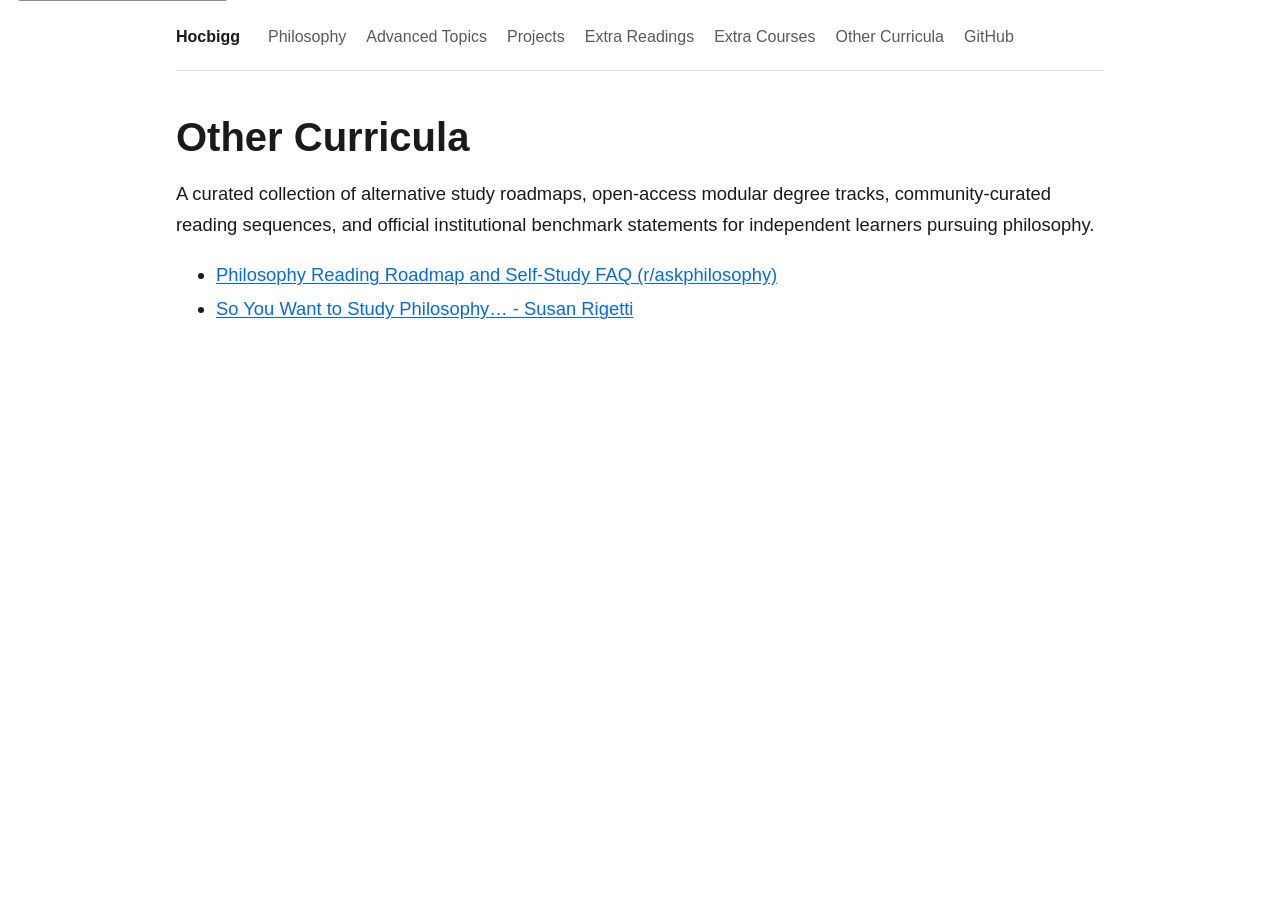
<file: extras/other_curricula.html>
<!DOCTYPE html>
<html lang="en">
<head>
  <meta charset="utf-8">
  <meta name="viewport" content="width=device-width, initial-scale=1">
  <meta name="color-scheme" content="light dark">

  <title>Other Curricula</title>
  <meta name="description" content="Other Curricula curriculum by hocbigg.">
  <meta name="author" content="hocbigg">

  <link rel="canonical" href="https://hocbigg.github.io/philosophy/extras/other_curricula.html">
  <meta property="og:title" content="Other Curricula">
  <meta property="og:description" content="Other Curricula curriculum by hocbigg.">
  <meta property="og:type" content="website">
  <meta property="og:url" content="https://hocbigg.github.io/philosophy/extras/other_curricula.html">
  <link rel="icon" href="https://hocbigg.github.io/images/favicon.ico">

  <style>
:root {
  color-scheme: light dark;

  --bg: #ffffff;
  --fg: #1a1a1a;
  --muted: #595959;
  --border: #e0e0e0;
  --th-bg: #f6f8fa;
  --code-bg: #f4f4f4;
  --link: #0969da;
  --focus-ring: #0969da;
}

@media (prefers-color-scheme: dark) {
  :root {
    --bg: #0d1117;
    --fg: #e6edf3;
    --muted: #8b949e;
    --border: #30363d;
    --th-bg: #161b22;
    --code-bg: #161b22;
    --link: #58a6ff;
    --focus-ring: #58a6ff;
  }
}

*, *::before, *::after {
  box-sizing: border-box;
}

body {
  margin: 1.5rem auto;
  max-width: 60rem;
  padding: 0 1rem 3.5rem;
  background-color: var(--bg);
  color: var(--fg);
  font: 1.15rem/1.65 -apple-system, BlinkMacSystemFont, "Segoe UI", Roboto, Helvetica, Arial, sans-serif;
  
  /* Cú pháp hiện đại thay thế cho word-wrap */
  overflow-wrap: break-word;
}

.site-header {
  margin-bottom: 2.5rem;
  border-bottom: 1px solid var(--border);
  padding-bottom: 1rem;
}

nav ul {
  display: flex;
  flex-wrap: wrap;
  align-items: center;
  list-style: none;
  padding: 0;
  margin: 0;
  gap: 0.5rem 1.25rem;
  font-size: 1rem;
}

nav a {
  text-decoration: none;
  color: var(--muted);
  font-weight: 500;
}

nav a:hover, 
nav a:focus-visible {
  color: var(--fg);
  text-decoration: underline;
  text-underline-offset: 4px;
}

nav .nav-brand {
  color: var(--fg);
  font-weight: 700;
  margin-right: 0.5rem;
}

.skip-link {
  position: absolute;
  transform: translateY(-150%);
  left: 1rem;
  background: var(--fg);
  color: var(--bg);
  padding: 0.5rem 1rem;
  z-index: 100;
  text-decoration: none;
  font-weight: 600;
  border-radius: 4px;
  transition: transform 0.2s ease;
}

.skip-link:focus {
  transform: translateY(1rem);
}

.sr-only {
  position: absolute;
  width: 1px;
  height: 1px;
  padding: 0;
  margin: -1px;
  overflow: hidden;
  clip-path: inset(50%);
  white-space: nowrap;
  border: 0;
}

:focus-visible {
  outline: 2px solid var(--focus-ring);
  outline-offset: 3px;
}

h1, h2, h3, h4, h5, h6 {
  line-height: 1.3;
  margin-top: 2rem;
  margin-bottom: 1rem;
  color: var(--fg);
  font-weight: 600;
}

h1 {
  font-size: 2.5rem;
  margin-top: 0;
}

h2 {
  font-size: 2rem;
  padding-bottom: 0.3em;
  border-bottom: 1px solid var(--border);
}

h3 {
  font-size: 1.5rem;
}

h4 {
  font-size: 1.25rem;
}

h5 {
  font-size: 1.15rem;
}

h6 {
  font-size: 1rem;
  color: var(--muted);
  text-transform: uppercase;
  letter-spacing: 0.05em;
}

p, ul, ol, blockquote, table {
  margin-top: 0;
  margin-bottom: 1.25rem;
}

li > ul,
li > ol {
  margin-top: 0.25rem;
  margin-bottom: 0;
}

li {
  margin-bottom: 0.25rem;
}

a {
  color: var(--link);
  text-decoration: underline;
  text-underline-offset: 2px;
}

a:hover {
  text-decoration-thickness: 2px;
}

a:has(img) {
  text-decoration: none;
}

.page-header {
  text-align: center;
  margin-bottom: 2rem;
}

.page-header .page-subtitle {
  color: var(--muted);
  font-size: 1.15rem;
  margin-top: 0.5rem;
  margin-bottom: 0.5rem;
}

img {
  max-width: 100%;
  height: auto;
}

.page-header img {
  margin: 0 auto 1rem;
  display: block;
}

code {
  font-family: ui-monospace, SFMono-Regular, "SF Mono", Menlo, Consolas, monospace;
  font-size: 0.875em;
  background-color: var(--code-bg);
  padding: 0.2em 0.4em;
  border-radius: 4px;
  border: 1px solid var(--border);
}

pre {
  background-color: var(--code-bg);
  border: 1px solid var(--border);
  border-radius: 6px;
  padding: 1rem;
  overflow-x: auto;
  tab-size: 2;
}

pre code {
  background: transparent;
  padding: 0;
  border: none;
  font-size: 0.9rem;
  border-radius: 0;
}

.table-wrapper {
  overflow-x: auto;
  margin-bottom: 1.5rem;
}

table {
  width: 100%;
  border-collapse: collapse;
  text-align: left;
}

th, td {
  border: 1px solid var(--border);
  padding: 0.6rem 0.75rem;
  vertical-align: top;
}

th {
  background-color: var(--th-bg);
  font-weight: 600;
}

blockquote {
  margin-inline: 0;
  border-left: 4px solid var(--border);
  padding-left: 1rem;
  color: var(--muted);
  font-style: italic;
}

@media (prefers-reduced-motion: reduce) {
  * {
    animation: none !important;
    transition: none !important;
    scroll-behavior: auto !important;
  }
}

@media print {
  body {
    max-width: none;
    color: #000;
    background: #fff;
  }
  .skip-link, nav {
    display: none;
  }
}
  </style>
</head>
<body>

  <a href="#main-content" class="skip-link">Skip to main content</a>

  <header class="site-header">
    <nav aria-label="Main Navigation">
    <ul>
      <li><a href="https://hocbigg.github.io/" class="nav-brand">Hocbigg</a></li>
      <li><a href="/philosophy/">Philosophy</a></li>
      <li><a href="/philosophy/advanced_topics.html">Advanced Topics</a></li>
      <li><a href="/philosophy/projects.html">Projects</a></li>
      <li><a href="/philosophy/extras/readings.html">Extra Readings</a></li>
      <li><a href="/philosophy/extras/courses.html">Extra Courses</a></li>
      <li><a href="/philosophy/extras/other_curricula.html">Other Curricula</a></li>
      <li><a href="https://github.com/hocbigg/philosophy" target="_blank" rel="noopener noreferrer">GitHub<span class="sr-only"> (opens in new tab)</span></a></li>
    </ul>
    </nav>
  </header>

  <main id="main-content">
    <article>

<h1 id="other-curricula">Other Curricula</h1>
<p>A curated collection of alternative study roadmaps, open-access modular degree tracks, community-curated reading sequences, and official institutional benchmark statements for independent learners pursuing philosophy.</p>
<ul>
<li><a href="https://www.reddit.com/r/AskPhilosophyFAQ/comments/4ifqi3/im_interested_in_philosophy_where_should_i_start/" target="_blank" rel="noopener noreferrer">Philosophy Reading Roadmap and Self-Study FAQ (r/askphilosophy)</a></li>
<li><a href="https://www.susanrigetti.com/philosophy" target="_blank" rel="noopener noreferrer">So You Want to Study Philosophy… - Susan Rigetti</a></li>
</ul>
    </article>
  </main>

</body>
</html>
</file>
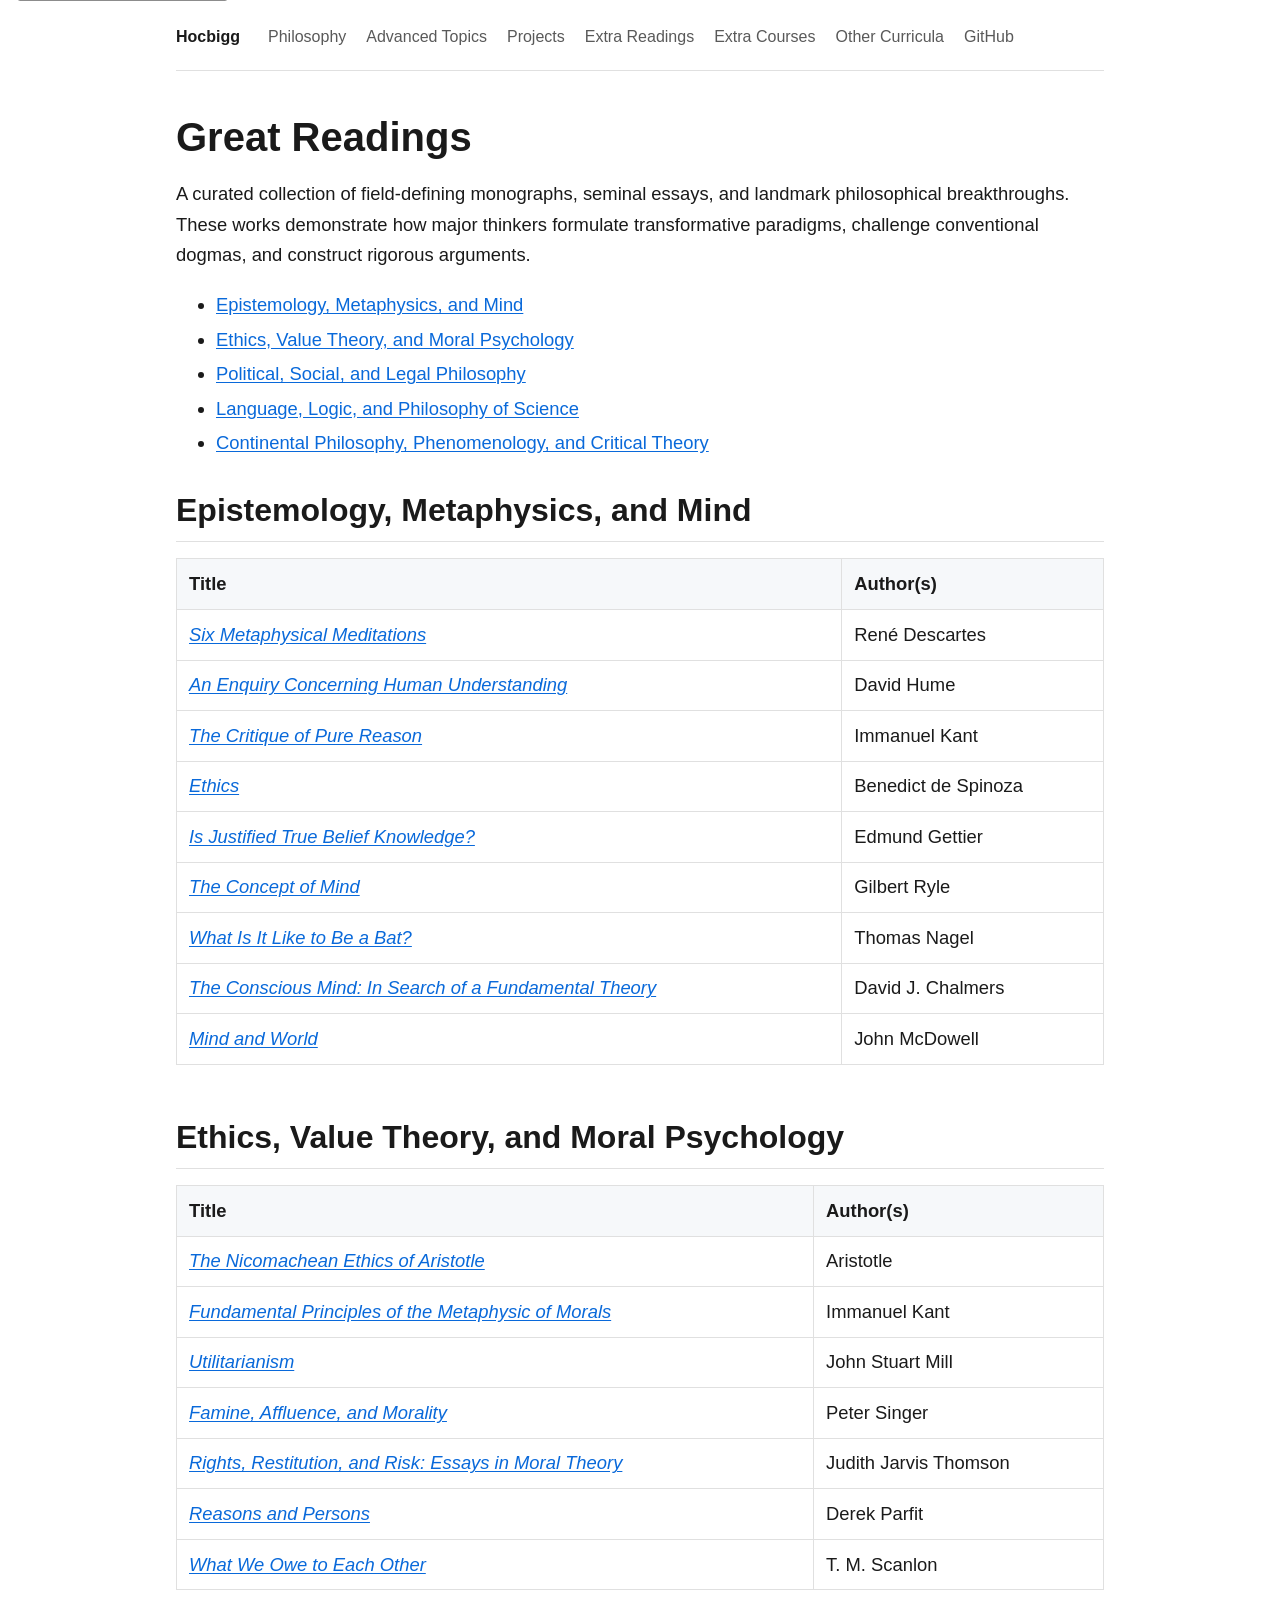
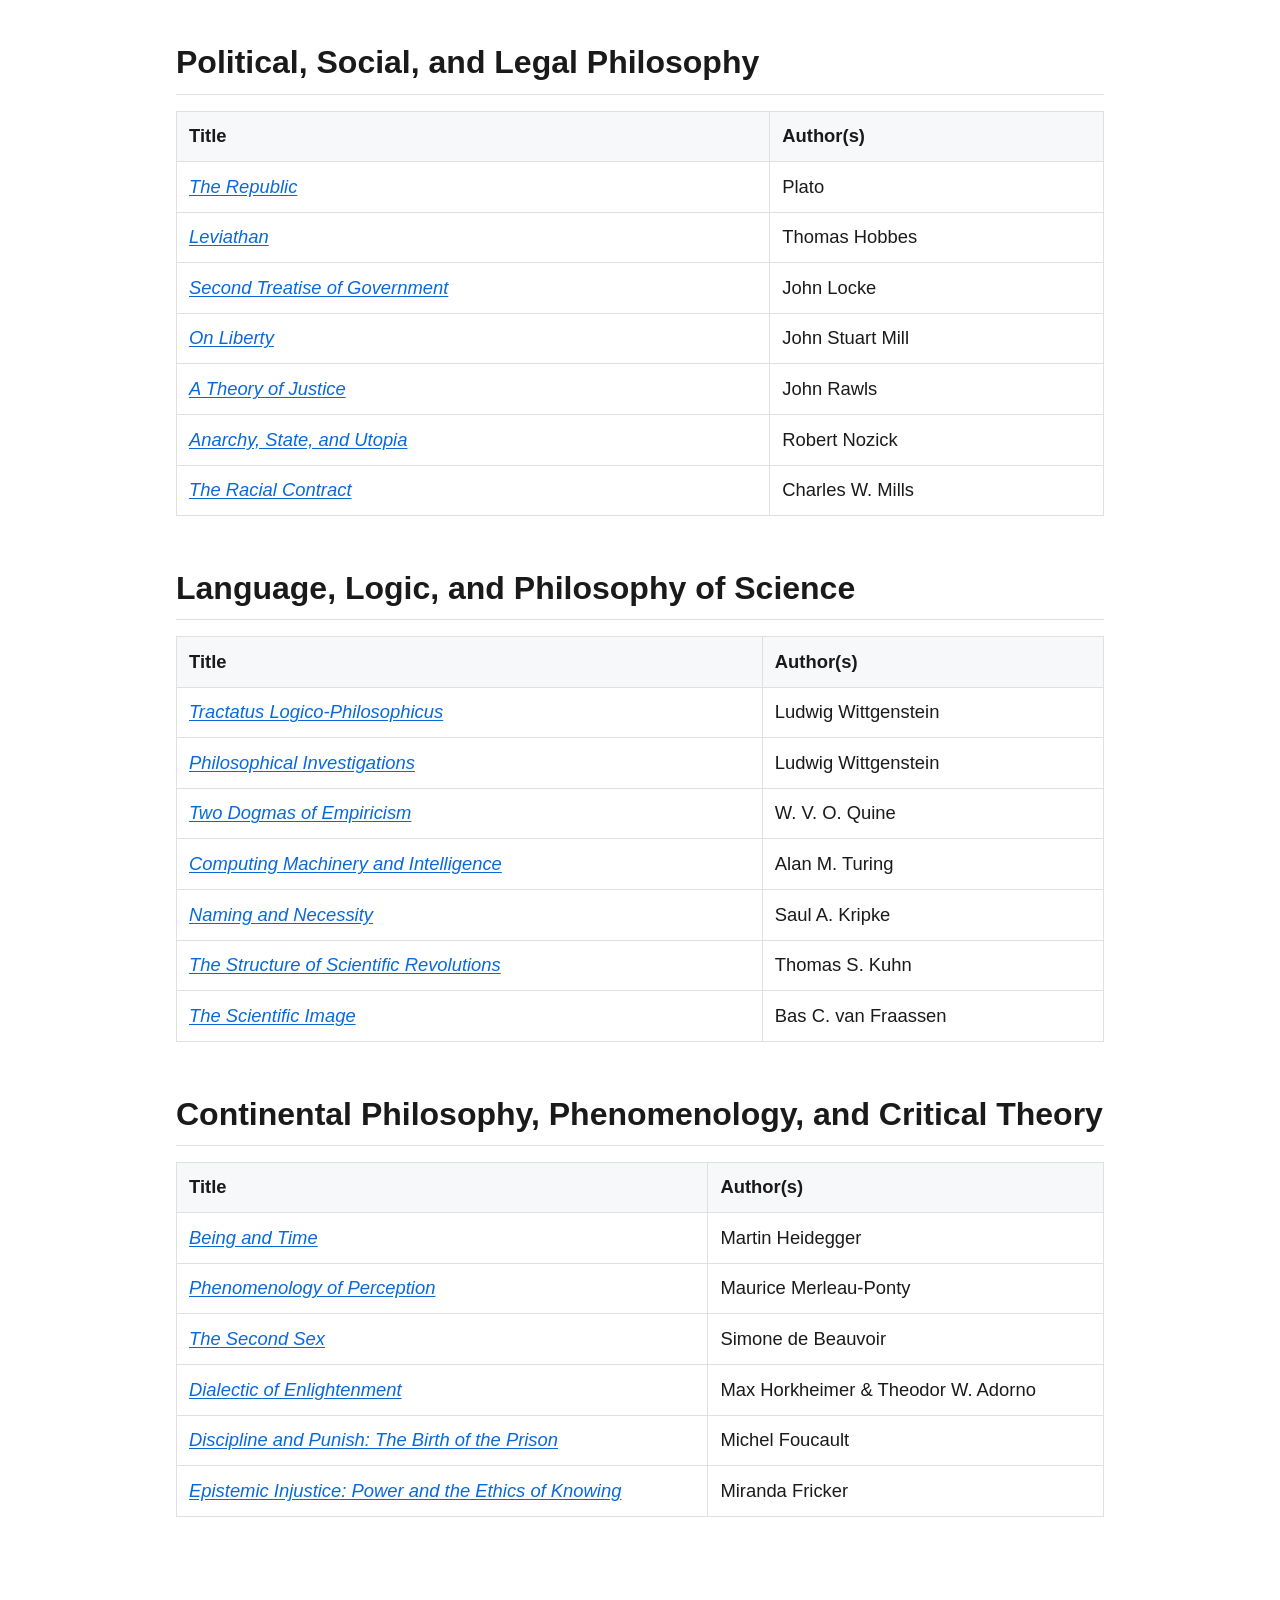
<file: extras/readings.html>
<!DOCTYPE html>
<html lang="en">
<head>
  <meta charset="utf-8">
  <meta name="viewport" content="width=device-width, initial-scale=1">
  <meta name="color-scheme" content="light dark">

  <title>Great Readings</title>
  <meta name="description" content="Great Readings curriculum by hocbigg.">
  <meta name="author" content="hocbigg">

  <link rel="canonical" href="https://hocbigg.github.io/philosophy/extras/readings.html">
  <meta property="og:title" content="Great Readings">
  <meta property="og:description" content="Great Readings curriculum by hocbigg.">
  <meta property="og:type" content="website">
  <meta property="og:url" content="https://hocbigg.github.io/philosophy/extras/readings.html">
  <link rel="icon" href="https://hocbigg.github.io/images/favicon.ico">

  <style>
:root {
  color-scheme: light dark;

  --bg: #ffffff;
  --fg: #1a1a1a;
  --muted: #595959;
  --border: #e0e0e0;
  --th-bg: #f6f8fa;
  --code-bg: #f4f4f4;
  --link: #0969da;
  --focus-ring: #0969da;
}

@media (prefers-color-scheme: dark) {
  :root {
    --bg: #0d1117;
    --fg: #e6edf3;
    --muted: #8b949e;
    --border: #30363d;
    --th-bg: #161b22;
    --code-bg: #161b22;
    --link: #58a6ff;
    --focus-ring: #58a6ff;
  }
}

*, *::before, *::after {
  box-sizing: border-box;
}

body {
  margin: 1.5rem auto;
  max-width: 60rem;
  padding: 0 1rem 3.5rem;
  background-color: var(--bg);
  color: var(--fg);
  font: 1.15rem/1.65 -apple-system, BlinkMacSystemFont, "Segoe UI", Roboto, Helvetica, Arial, sans-serif;
  
  /* Cú pháp hiện đại thay thế cho word-wrap */
  overflow-wrap: break-word;
}

.site-header {
  margin-bottom: 2.5rem;
  border-bottom: 1px solid var(--border);
  padding-bottom: 1rem;
}

nav ul {
  display: flex;
  flex-wrap: wrap;
  align-items: center;
  list-style: none;
  padding: 0;
  margin: 0;
  gap: 0.5rem 1.25rem;
  font-size: 1rem;
}

nav a {
  text-decoration: none;
  color: var(--muted);
  font-weight: 500;
}

nav a:hover, 
nav a:focus-visible {
  color: var(--fg);
  text-decoration: underline;
  text-underline-offset: 4px;
}

nav .nav-brand {
  color: var(--fg);
  font-weight: 700;
  margin-right: 0.5rem;
}

.skip-link {
  position: absolute;
  transform: translateY(-150%);
  left: 1rem;
  background: var(--fg);
  color: var(--bg);
  padding: 0.5rem 1rem;
  z-index: 100;
  text-decoration: none;
  font-weight: 600;
  border-radius: 4px;
  transition: transform 0.2s ease;
}

.skip-link:focus {
  transform: translateY(1rem);
}

.sr-only {
  position: absolute;
  width: 1px;
  height: 1px;
  padding: 0;
  margin: -1px;
  overflow: hidden;
  clip-path: inset(50%);
  white-space: nowrap;
  border: 0;
}

:focus-visible {
  outline: 2px solid var(--focus-ring);
  outline-offset: 3px;
}

h1, h2, h3, h4, h5, h6 {
  line-height: 1.3;
  margin-top: 2rem;
  margin-bottom: 1rem;
  color: var(--fg);
  font-weight: 600;
}

h1 {
  font-size: 2.5rem;
  margin-top: 0;
}

h2 {
  font-size: 2rem;
  padding-bottom: 0.3em;
  border-bottom: 1px solid var(--border);
}

h3 {
  font-size: 1.5rem;
}

h4 {
  font-size: 1.25rem;
}

h5 {
  font-size: 1.15rem;
}

h6 {
  font-size: 1rem;
  color: var(--muted);
  text-transform: uppercase;
  letter-spacing: 0.05em;
}

p, ul, ol, blockquote, table {
  margin-top: 0;
  margin-bottom: 1.25rem;
}

li > ul,
li > ol {
  margin-top: 0.25rem;
  margin-bottom: 0;
}

li {
  margin-bottom: 0.25rem;
}

a {
  color: var(--link);
  text-decoration: underline;
  text-underline-offset: 2px;
}

a:hover {
  text-decoration-thickness: 2px;
}

a:has(img) {
  text-decoration: none;
}

.page-header {
  text-align: center;
  margin-bottom: 2rem;
}

.page-header .page-subtitle {
  color: var(--muted);
  font-size: 1.15rem;
  margin-top: 0.5rem;
  margin-bottom: 0.5rem;
}

img {
  max-width: 100%;
  height: auto;
}

.page-header img {
  margin: 0 auto 1rem;
  display: block;
}

code {
  font-family: ui-monospace, SFMono-Regular, "SF Mono", Menlo, Consolas, monospace;
  font-size: 0.875em;
  background-color: var(--code-bg);
  padding: 0.2em 0.4em;
  border-radius: 4px;
  border: 1px solid var(--border);
}

pre {
  background-color: var(--code-bg);
  border: 1px solid var(--border);
  border-radius: 6px;
  padding: 1rem;
  overflow-x: auto;
  tab-size: 2;
}

pre code {
  background: transparent;
  padding: 0;
  border: none;
  font-size: 0.9rem;
  border-radius: 0;
}

.table-wrapper {
  overflow-x: auto;
  margin-bottom: 1.5rem;
}

table {
  width: 100%;
  border-collapse: collapse;
  text-align: left;
}

th, td {
  border: 1px solid var(--border);
  padding: 0.6rem 0.75rem;
  vertical-align: top;
}

th {
  background-color: var(--th-bg);
  font-weight: 600;
}

blockquote {
  margin-inline: 0;
  border-left: 4px solid var(--border);
  padding-left: 1rem;
  color: var(--muted);
  font-style: italic;
}

@media (prefers-reduced-motion: reduce) {
  * {
    animation: none !important;
    transition: none !important;
    scroll-behavior: auto !important;
  }
}

@media print {
  body {
    max-width: none;
    color: #000;
    background: #fff;
  }
  .skip-link, nav {
    display: none;
  }
}
  </style>
</head>
<body>

  <a href="#main-content" class="skip-link">Skip to main content</a>

  <header class="site-header">
    <nav aria-label="Main Navigation">
    <ul>
      <li><a href="https://hocbigg.github.io/" class="nav-brand">Hocbigg</a></li>
      <li><a href="/philosophy/">Philosophy</a></li>
      <li><a href="/philosophy/advanced_topics.html">Advanced Topics</a></li>
      <li><a href="/philosophy/projects.html">Projects</a></li>
      <li><a href="/philosophy/extras/readings.html">Extra Readings</a></li>
      <li><a href="/philosophy/extras/courses.html">Extra Courses</a></li>
      <li><a href="/philosophy/extras/other_curricula.html">Other Curricula</a></li>
      <li><a href="https://github.com/hocbigg/philosophy" target="_blank" rel="noopener noreferrer">GitHub<span class="sr-only"> (opens in new tab)</span></a></li>
    </ul>
    </nav>
  </header>

  <main id="main-content">
    <article>

<h1 id="great-readings">Great Readings</h1>
<p>A curated collection of field-defining monographs, seminal essays, and landmark philosophical breakthroughs. These works demonstrate how major thinkers formulate transformative paradigms, challenge conventional dogmas, and construct rigorous arguments.</p>
<ul>
<li><a href="#epistemology-metaphysics-and-mind">Epistemology, Metaphysics, and Mind</a></li>
<li><a href="#ethics-value-theory-and-moral-psychology">Ethics, Value Theory, and Moral Psychology</a></li>
<li><a href="#political-social-and-legal-philosophy">Political, Social, and Legal Philosophy</a></li>
<li><a href="#language-logic-and-philosophy-of-science">Language, Logic, and Philosophy of Science</a></li>
<li><a href="#continental-philosophy-phenomenology-and-critical-theory">Continental Philosophy, Phenomenology, and Critical Theory</a></li>
</ul>
<h2 id="epistemology-metaphysics-and-mind">Epistemology, Metaphysics, and Mind</h2>
<div class="table-wrapper" tabindex="0" role="region" aria-label="Scrollable table"><table>
<thead>
<tr>
<th style="text-align: left;">Title</th>
<th style="text-align: left;">Author(s)</th>
</tr>
</thead>
<tbody>
<tr>
<td style="text-align: left;"><a href="https://www.gutenberg.org/ebooks/70091" target="_blank" rel="noopener noreferrer"><em>Six Metaphysical Meditations</em></a></td>
<td style="text-align: left;">René Descartes</td>
</tr>
<tr>
<td style="text-align: left;"><a href="https://www.gutenberg.org/ebooks/9662" target="_blank" rel="noopener noreferrer"><em>An Enquiry Concerning Human Understanding</em></a></td>
<td style="text-align: left;">David Hume</td>
</tr>
<tr>
<td style="text-align: left;"><a href="https://www.gutenberg.org/ebooks/4280" target="_blank" rel="noopener noreferrer"><em>The Critique of Pure Reason</em></a></td>
<td style="text-align: left;">Immanuel Kant</td>
</tr>
<tr>
<td style="text-align: left;"><a href="https://www.gutenberg.org/ebooks/3800" target="_blank" rel="noopener noreferrer"><em>Ethics</em></a></td>
<td style="text-align: left;">Benedict de Spinoza</td>
</tr>
<tr>
<td style="text-align: left;"><a href="https://www.ditext.com/gettier/gettier.html" target="_blank" rel="noopener noreferrer"><em>Is Justified True Belief Knowledge?</em></a></td>
<td style="text-align: left;">Edmund Gettier</td>
</tr>
<tr>
<td style="text-align: left;"><a href="https://books.google.com/books?isbn=9780415485470" target="_blank" rel="noopener noreferrer"><em>The Concept of Mind</em></a></td>
<td style="text-align: left;">Gilbert Ryle</td>
</tr>
<tr>
<td style="text-align: left;"><a href="https://www.sas.upenn.edu/~cavitch/pdf-library/Nagel_Bat.pdf" target="_blank" rel="noopener noreferrer"><em>What Is It Like to Be a Bat?</em></a></td>
<td style="text-align: left;">Thomas Nagel</td>
</tr>
<tr>
<td style="text-align: left;"><a href="https://books.google.com/books?isbn=9780195117899" target="_blank" rel="noopener noreferrer"><em>The Conscious Mind: In Search of a Fundamental Theory</em></a></td>
<td style="text-align: left;">David J. Chalmers</td>
</tr>
<tr>
<td style="text-align: left;"><a href="https://books.google.com/books?isbn=9780674576100" target="_blank" rel="noopener noreferrer"><em>Mind and World</em></a></td>
<td style="text-align: left;">John McDowell</td>
</tr>
</tbody>
</table></div>
<h2 id="ethics-value-theory-and-moral-psychology">Ethics, Value Theory, and Moral Psychology</h2>
<div class="table-wrapper" tabindex="0" role="region" aria-label="Scrollable table"><table>
<thead>
<tr>
<th style="text-align: left;">Title</th>
<th style="text-align: left;">Author(s)</th>
</tr>
</thead>
<tbody>
<tr>
<td style="text-align: left;"><a href="https://www.gutenberg.org/ebooks/8438" target="_blank" rel="noopener noreferrer"><em>The Nicomachean Ethics of Aristotle</em></a></td>
<td style="text-align: left;">Aristotle</td>
</tr>
<tr>
<td style="text-align: left;"><a href="https://www.gutenberg.org/ebooks/5682" target="_blank" rel="noopener noreferrer"><em>Fundamental Principles of the Metaphysic of Morals</em></a></td>
<td style="text-align: left;">Immanuel Kant</td>
</tr>
<tr>
<td style="text-align: left;"><a href="https://www.gutenberg.org/ebooks/11224" target="_blank" rel="noopener noreferrer"><em>Utilitarianism</em></a></td>
<td style="text-align: left;">John Stuart Mill</td>
</tr>
<tr>
<td style="text-align: left;"><a href="https://books.google.com/books?isbn=9780190264048" target="_blank" rel="noopener noreferrer"><em>Famine, Affluence, and Morality</em></a></td>
<td style="text-align: left;">Peter Singer</td>
</tr>
<tr>
<td style="text-align: left;"><a href="https://books.google.com/books?isbn=9780674769816" target="_blank" rel="noopener noreferrer"><em>Rights, Restitution, and Risk: Essays in Moral Theory</em></a></td>
<td style="text-align: left;">Judith Jarvis Thomson</td>
</tr>
<tr>
<td style="text-align: left;"><a href="https://books.google.com/books?isbn=9780198249085" target="_blank" rel="noopener noreferrer"><em>Reasons and Persons</em></a></td>
<td style="text-align: left;">Derek Parfit</td>
</tr>
<tr>
<td style="text-align: left;"><a href="https://books.google.com/books?isbn=9780674004238" target="_blank" rel="noopener noreferrer"><em>What We Owe to Each Other</em></a></td>
<td style="text-align: left;">T. M. Scanlon</td>
</tr>
</tbody>
</table></div>
<h2 id="political-social-and-legal-philosophy">Political, Social, and Legal Philosophy</h2>
<div class="table-wrapper" tabindex="0" role="region" aria-label="Scrollable table"><table>
<thead>
<tr>
<th style="text-align: left;">Title</th>
<th style="text-align: left;">Author(s)</th>
</tr>
</thead>
<tbody>
<tr>
<td style="text-align: left;"><a href="https://www.gutenberg.org/ebooks/1497" target="_blank" rel="noopener noreferrer"><em>The Republic</em></a></td>
<td style="text-align: left;">Plato</td>
</tr>
<tr>
<td style="text-align: left;"><a href="https://www.gutenberg.org/ebooks/3207" target="_blank" rel="noopener noreferrer"><em>Leviathan</em></a></td>
<td style="text-align: left;">Thomas Hobbes</td>
</tr>
<tr>
<td style="text-align: left;"><a href="https://www.gutenberg.org/ebooks/7370" target="_blank" rel="noopener noreferrer"><em>Second Treatise of Government</em></a></td>
<td style="text-align: left;">John Locke</td>
</tr>
<tr>
<td style="text-align: left;"><a href="https://www.gutenberg.org/ebooks/34901" target="_blank" rel="noopener noreferrer"><em>On Liberty</em></a></td>
<td style="text-align: left;">John Stuart Mill</td>
</tr>
<tr>
<td style="text-align: left;"><a href="https://books.google.com/books?isbn=9780674000780" target="_blank" rel="noopener noreferrer"><em>A Theory of Justice</em></a></td>
<td style="text-align: left;">John Rawls</td>
</tr>
<tr>
<td style="text-align: left;"><a href="https://books.google.com/books?isbn=9780465051007" target="_blank" rel="noopener noreferrer"><em>Anarchy, State, and Utopia</em></a></td>
<td style="text-align: left;">Robert Nozick</td>
</tr>
<tr>
<td style="text-align: left;"><a href="https://books.google.com/books?isbn=9780801484636" target="_blank" rel="noopener noreferrer"><em>The Racial Contract</em></a></td>
<td style="text-align: left;">Charles W. Mills</td>
</tr>
</tbody>
</table></div>
<h2 id="language-logic-and-philosophy-of-science">Language, Logic, and Philosophy of Science</h2>
<div class="table-wrapper" tabindex="0" role="region" aria-label="Scrollable table"><table>
<thead>
<tr>
<th style="text-align: left;">Title</th>
<th style="text-align: left;">Author(s)</th>
</tr>
</thead>
<tbody>
<tr>
<td style="text-align: left;"><a href="https://www.gutenberg.org/ebooks/5740" target="_blank" rel="noopener noreferrer"><em>Tractatus Logico-Philosophicus</em></a></td>
<td style="text-align: left;">Ludwig Wittgenstein</td>
</tr>
<tr>
<td style="text-align: left;"><a href="https://books.google.com/books?isbn=9781405159289" target="_blank" rel="noopener noreferrer"><em>Philosophical Investigations</em></a></td>
<td style="text-align: left;">Ludwig Wittgenstein</td>
</tr>
<tr>
<td style="text-align: left;"><a href="https://www.ditext.com/quine/quine.html" target="_blank" rel="noopener noreferrer"><em>Two Dogmas of Empiricism</em></a></td>
<td style="text-align: left;">W. V. O. Quine</td>
</tr>
<tr>
<td style="text-align: left;"><a href="https://www.csee.umbc.edu/courses/471/papers/turing.pdf" target="_blank" rel="noopener noreferrer"><em>Computing Machinery and Intelligence</em></a></td>
<td style="text-align: left;">Alan M. Turing</td>
</tr>
<tr>
<td style="text-align: left;"><a href="https://books.google.com/books?isbn=9780674598461" target="_blank" rel="noopener noreferrer"><em>Naming and Necessity</em></a></td>
<td style="text-align: left;">Saul A. Kripke</td>
</tr>
<tr>
<td style="text-align: left;"><a href="https://books.google.com/books?isbn=9780226458120" target="_blank" rel="noopener noreferrer"><em>The Structure of Scientific Revolutions</em></a></td>
<td style="text-align: left;">Thomas S. Kuhn</td>
</tr>
<tr>
<td style="text-align: left;"><a href="https://books.google.com/books?isbn=9780198244271" target="_blank" rel="noopener noreferrer"><em>The Scientific Image</em></a></td>
<td style="text-align: left;">Bas C. van Fraassen</td>
</tr>
</tbody>
</table></div>
<h2 id="continental-philosophy-phenomenology-and-critical-theory">Continental Philosophy, Phenomenology, and Critical Theory</h2>
<div class="table-wrapper" tabindex="0" role="region" aria-label="Scrollable table"><table>
<thead>
<tr>
<th style="text-align: left;">Title</th>
<th style="text-align: left;">Author(s)</th>
</tr>
</thead>
<tbody>
<tr>
<td style="text-align: left;"><a href="https://books.google.com/books?isbn=9780061575594" target="_blank" rel="noopener noreferrer"><em>Being and Time</em></a></td>
<td style="text-align: left;">Martin Heidegger</td>
</tr>
<tr>
<td style="text-align: left;"><a href="https://books.google.com/books?isbn=9780415834339" target="_blank" rel="noopener noreferrer"><em>Phenomenology of Perception</em></a></td>
<td style="text-align: left;">Maurice Merleau-Ponty</td>
</tr>
<tr>
<td style="text-align: left;"><a href="https://books.google.com/books?isbn=9780307265562" target="_blank" rel="noopener noreferrer"><em>The Second Sex</em></a></td>
<td style="text-align: left;">Simone de Beauvoir</td>
</tr>
<tr>
<td style="text-align: left;"><a href="https://books.google.com/books?isbn=9780804736336" target="_blank" rel="noopener noreferrer"><em>Dialectic of Enlightenment</em></a></td>
<td style="text-align: left;">Max Horkheimer &amp; Theodor W. Adorno</td>
</tr>
<tr>
<td style="text-align: left;"><a href="https://books.google.com/books?isbn=9780679752554" target="_blank" rel="noopener noreferrer"><em>Discipline and Punish: The Birth of the Prison</em></a></td>
<td style="text-align: left;">Michel Foucault</td>
</tr>
<tr>
<td style="text-align: left;"><a href="https://books.google.com/books?isbn=9780199570522" target="_blank" rel="noopener noreferrer"><em>Epistemic Injustice: Power and the Ethics of Knowing</em></a></td>
<td style="text-align: left;">Miranda Fricker</td>
</tr>
</tbody>
</table></div>
    </article>
  </main>

</body>
</html>
</file>
